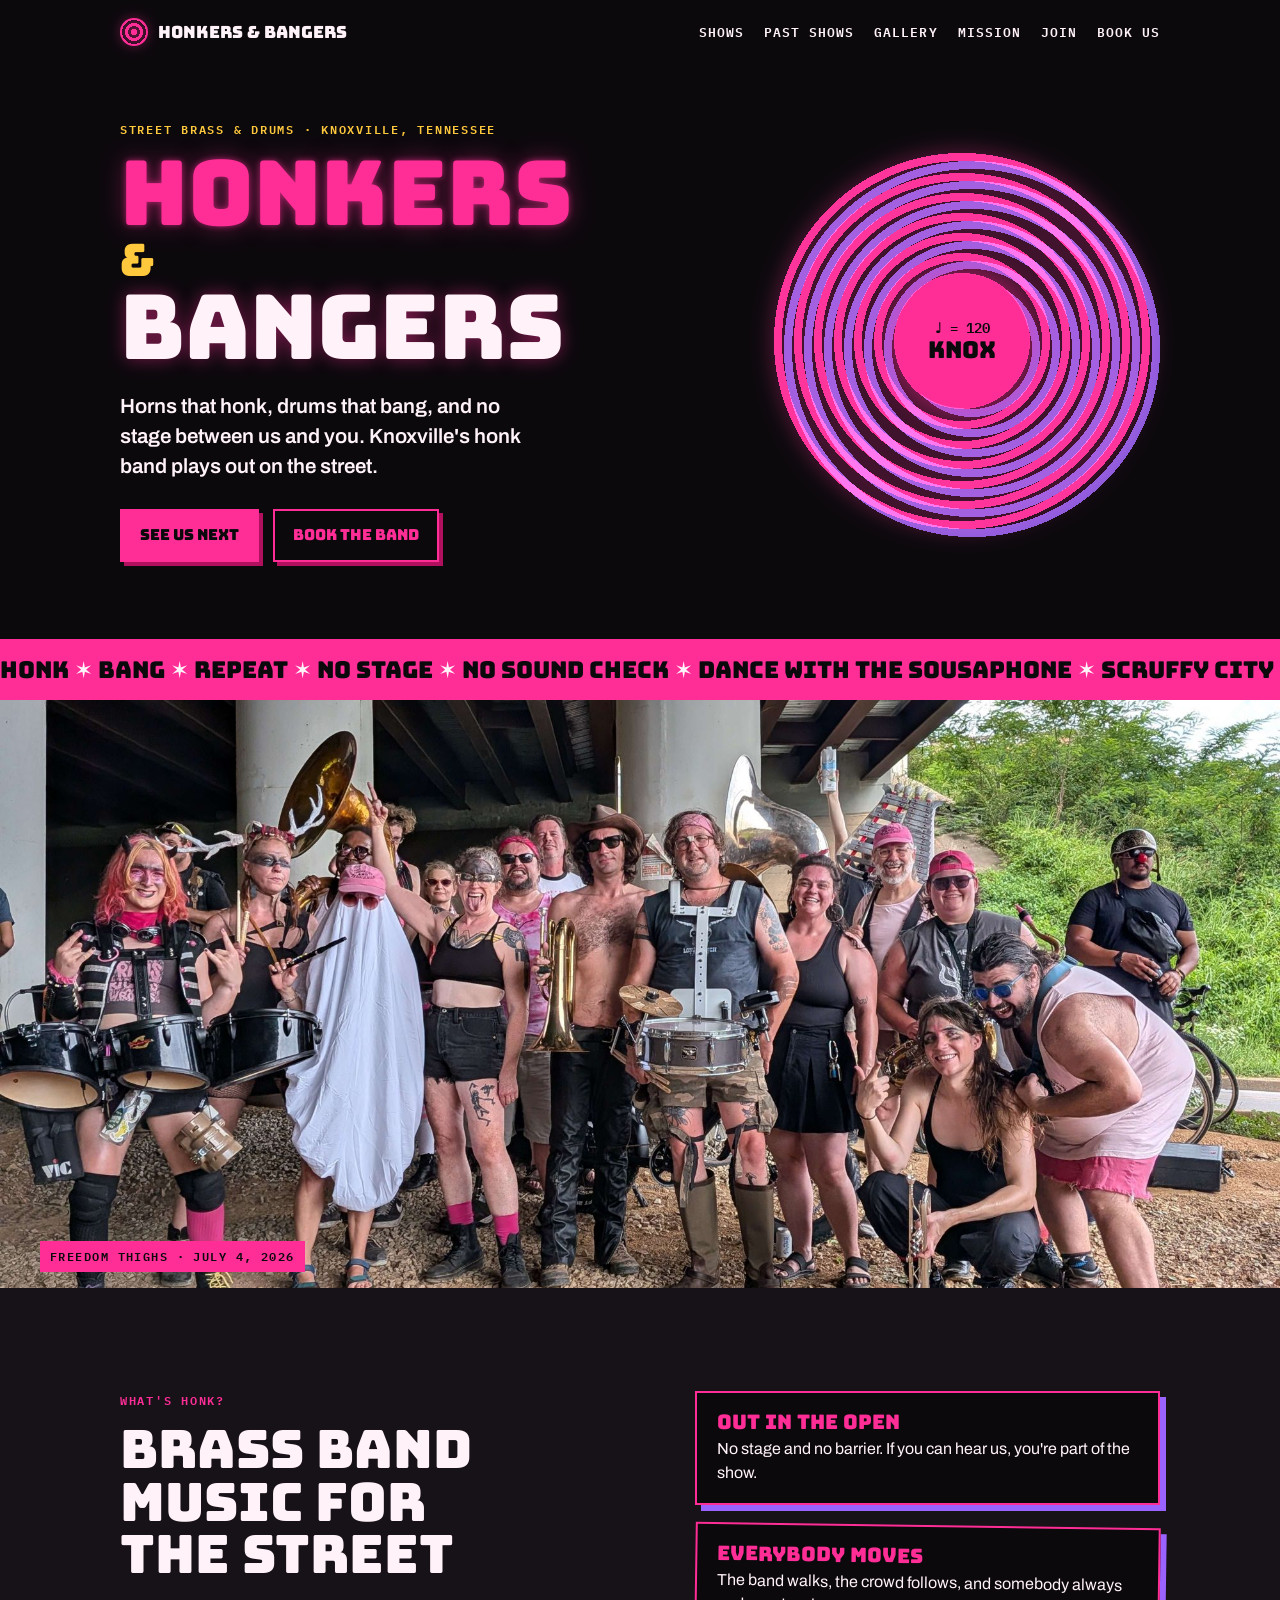
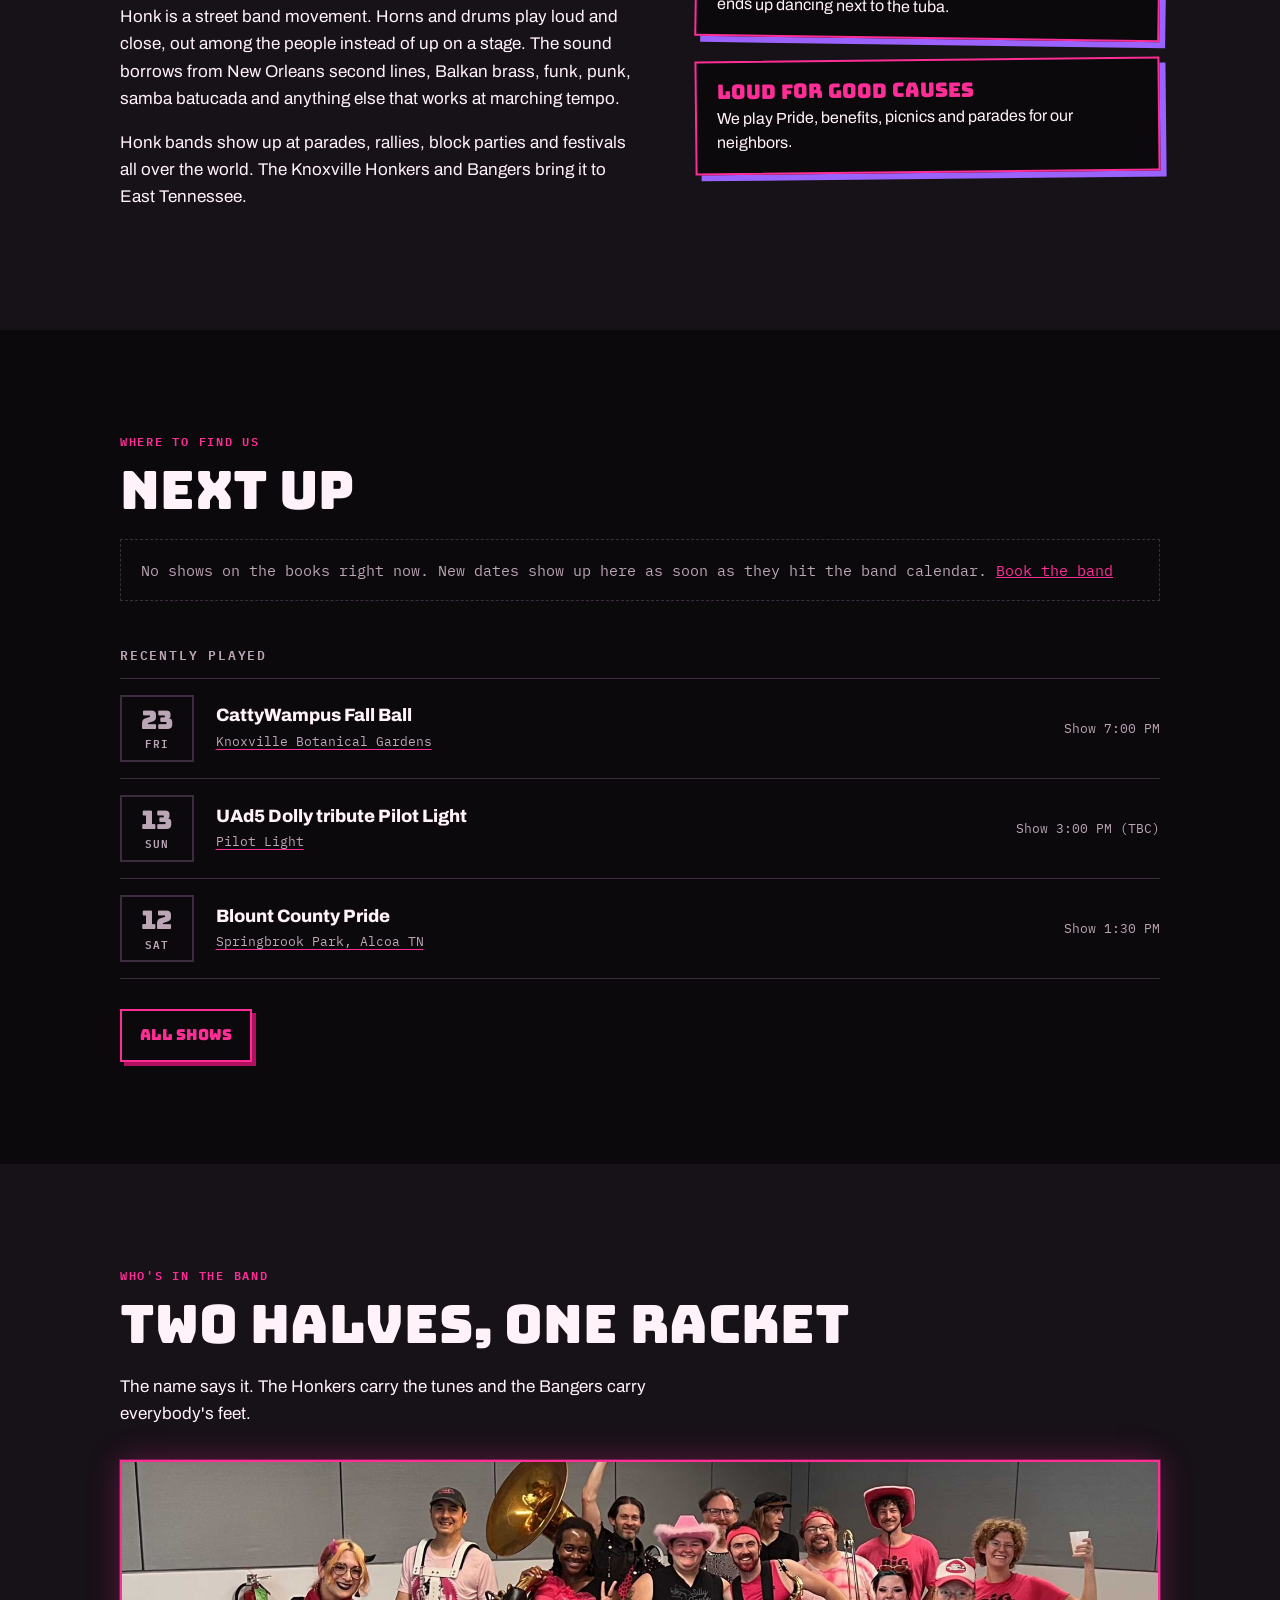
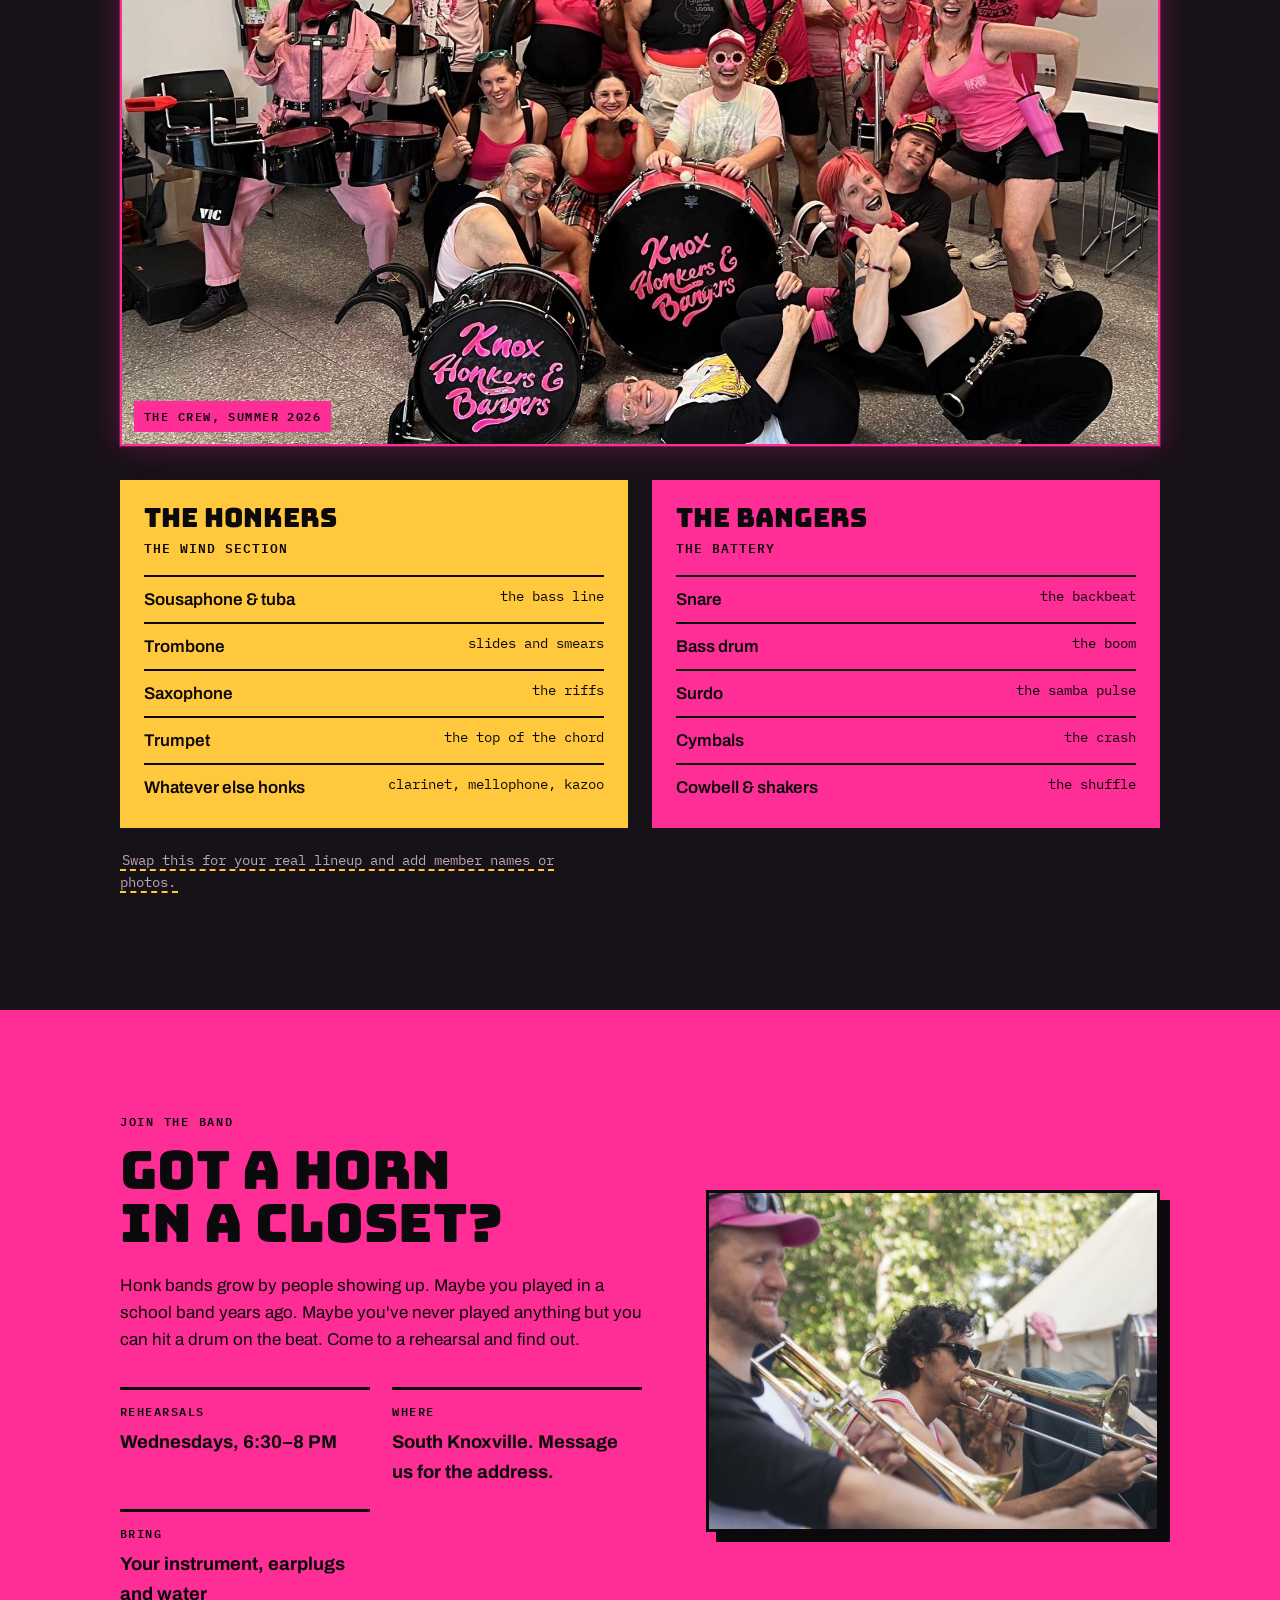
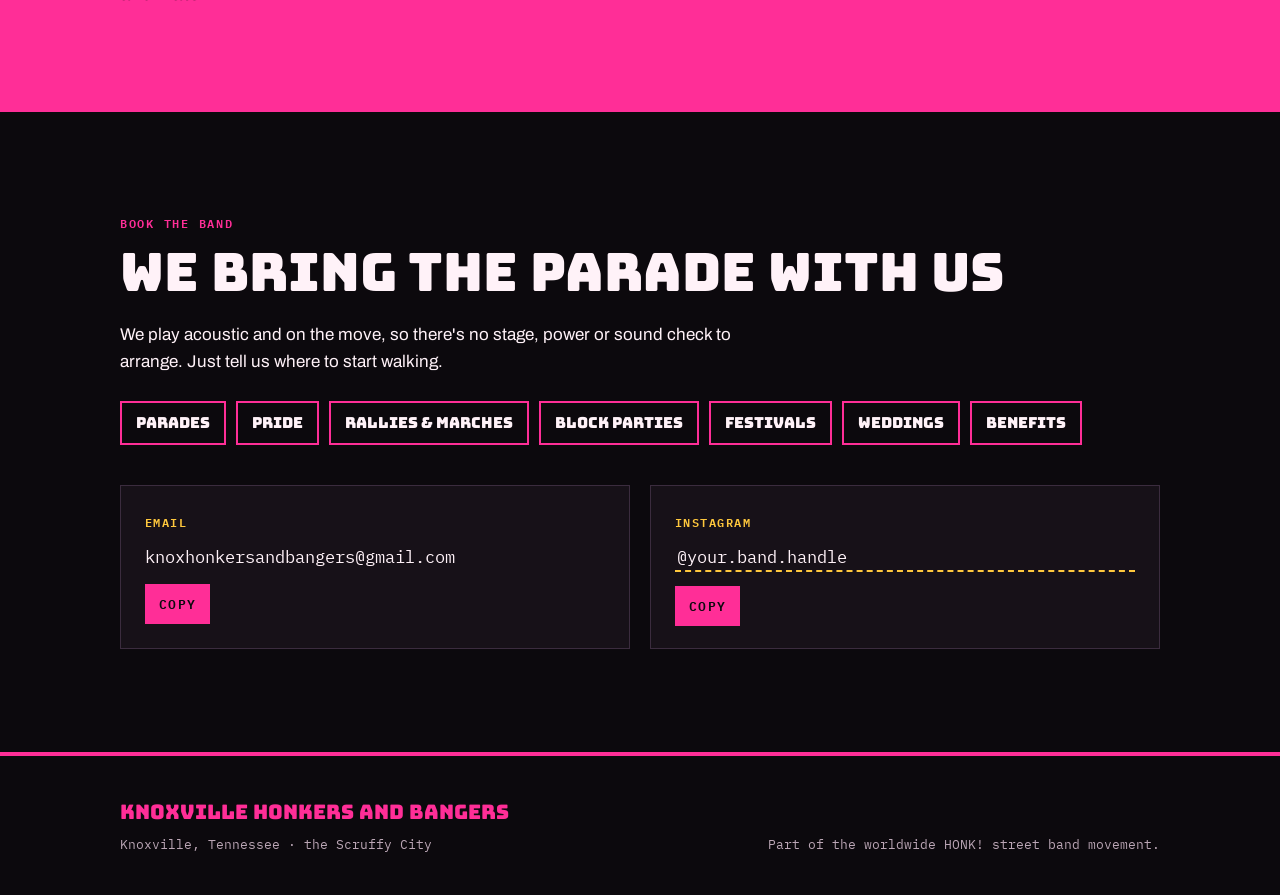
<file: index.html>
<!doctype html>
<html lang="en">
<head>
<meta charset="utf-8">
<meta name="viewport" content="width=device-width, initial-scale=1, viewport-fit=cover">
<title>Knoxville Honkers and Bangers</title>
<meta name="description" content="Knoxville's honk band: street brass and drums for parades, rallies, block parties and festivals.">
<link rel="preconnect" href="https://fonts.googleapis.com">
<link rel="preconnect" href="https://fonts.gstatic.com" crossorigin>
<link rel="stylesheet" href="https://fonts.googleapis.com/css2?family=Bungee&family=Archivo:wght@400;600;700;800&family=IBM+Plex+Mono:wght@400;600&display=swap">
<link rel="stylesheet" href="styles.css">
</head>
<body>

<header class="wrap top">
  <a class="mark" href="index.html"><span class="mark-dot" aria-hidden="true"></span>Honkers &amp; Bangers</a>
  <nav aria-label="Main">
    <ul>
      <li><a href="shows.html">Shows</a></li>
      <li><a href="past-shows.html">Past Shows</a></li>
      <li><a href="gallery.html">Gallery</a></li>
      <li><a href="mission.html">Mission</a></li>
      <li><a href="#join">Join</a></li>
      <li><a href="#book">Book Us</a></li>
    </ul>
  </nav>
</header>

<main id="top">
  <div class="wrap hero">
    <div>
      <p class="kicker">Street brass &amp; drums · Knoxville, Tennessee</p>
      <h1 aria-label="Knoxville Honkers and Bangers">
        <span class="h-honk">Honkers</span>
        <span class="h-amp">&amp;</span>
        <span class="h-bang">Bangers</span>
      </h1>
      <p class="lede">Horns that honk, drums that bang, and no stage between us and you. Knoxville's honk band plays out on the street.</p>
      <div class="ctas">
        <a class="btn primary" href="shows.html">See us next</a>
        <a class="btn" href="#book">Book the band</a>
      </div>
    </div>
    <div class="bell" aria-hidden="true">
      <div class="ring r-violet"></div>
      <div class="ring r-pink"></div>
      <div class="core"><small>♩ = 120</small><b>KNOX</b></div>
    </div>
  </div>

  <div class="ticker" aria-hidden="true">
    <div class="ticker-track">
      <span>Honk <i>✶</i> Bang <i>✶</i> Repeat <i>✶</i> No stage <i>✶</i> No sound check <i>✶</i> Dance with the sousaphone <i>✶</i> Scruffy City brass <i>✶</i></span>
      <span>Honk <i>✶</i> Bang <i>✶</i> Repeat <i>✶</i> No stage <i>✶</i> No sound check <i>✶</i> Dance with the sousaphone <i>✶</i> Scruffy City brass <i>✶</i></span>
    </div>
  </div>

  <figure class="photo-band rotator" data-interval="7000">
    <img src="images/freedom-thighs-2026.jpg" alt="The band in pink and costume with drums and horns, gathered under the interstate overpass" width="2000" height="1500">
    <figcaption>Freedom Thighs · July 4, 2026</figcaption>
  </figure>

  <section class="sec sec-surface" id="honk">
    <div class="wrap two">
      <div>
        <p class="eyebrow">What's honk?</p>
        <h2>Brass band music for the street</h2>
        <p>Honk is a street band movement. Horns and drums play loud and close, out among the people instead of up on a stage. The sound borrows from New Orleans second lines, Balkan brass, funk, punk, samba batucada and anything else that works at marching tempo.</p>
        <p>Honk bands show up at parades, rallies, block parties and festivals all over the world. The Knoxville Honkers and Bangers bring it to East Tennessee.</p>
      </div>
      <ul class="code" aria-label="The honk code">
        <li><strong>Out in the open</strong><span>No stage and no barrier. If you can hear us, you're part of the show.</span></li>
        <li><strong>Everybody moves</strong><span>The band walks, the crowd follows, and somebody always ends up dancing next to the tuba.</span></li>
        <li><strong>Loud for good causes</strong><span>We play Pride, benefits, picnics and parades for our neighbors.</span></li>
      </ul>
    </div>
  </section>

  <section class="sec" id="shows">
    <div class="wrap">
      <p class="eyebrow">Where to find us</p>
      <h2>Next up</h2>
      <div id="home-next"></div>
      <h3 class="sub">Recently played</h3>
      <ol class="gigs" id="home-recent"></ol>
      <div class="home-shows-foot"><a class="btn" href="shows.html">All shows</a></div>
    </div>
  </section>

  <section class="sec sec-surface" id="band">
    <div class="wrap">
      <p class="eyebrow">Who's in the band</p>
      <h2>Two halves, one racket</h2>
      <p>The name says it. The Honkers carry the tunes and the Bangers carry everybody's feet.</p>
      <figure class="feature-photo rotator" data-interval="9000">
        <img src="images/band-crew-2026.jpg" alt="The whole band posing in pink with horns raised and two bass drums painted with the Knox Honkers and Bangers logo" width="1800" height="1387" loading="lazy">
        <figcaption>The crew, summer 2026</figcaption>
      </figure>
      <div class="split">
        <article class="part">
          <h3>The Honkers</h3>
          <p class="role">The wind section</p>
          <ul class="inst">
            <li>Sousaphone &amp; tuba <span>the bass line</span></li>
            <li>Trombone <span>slides and smears</span></li>
            <li>Saxophone <span>the riffs</span></li>
            <li>Trumpet <span>the top of the chord</span></li>
            <li>Whatever else honks <span>clarinet, mellophone, kazoo</span></li>
          </ul>
        </article>
        <article class="part bang">
          <h3>The Bangers</h3>
          <p class="role">The battery</p>
          <ul class="inst">
            <li>Snare <span>the backbeat</span></li>
            <li>Bass drum <span>the boom</span></li>
            <li>Surdo <span>the samba pulse</span></li>
            <li>Cymbals <span>the crash</span></li>
            <li>Cowbell &amp; shakers <span>the shuffle</span></li>
          </ul>
        </article>
      </div>
      <p class="aside"><span class="fill">Swap this for your real lineup and add member names or photos.</span></p>
    </div>
  </section>

  <section class="sec sec-pink" id="join">
    <div class="wrap join-grid">
      <div>
        <p class="eyebrow">Join the band</p>
        <h2>Got a horn in a closet?</h2>
        <p>Honk bands grow by people showing up. Maybe you played in a school band years ago. Maybe you've never played anything but you can hit a drum on the beat. Come to a rehearsal and find out.</p>
        <dl class="facts">
          <div><dt>Rehearsals</dt><dd>Wednesdays, 6:30–8 PM</dd></div>
          <div><dt>Where</dt><dd>South Knoxville. Message us for the address.</dd></div>
          <div><dt>Bring</dt><dd>Your instrument, earplugs and water</dd></div>
        </dl>
      </div>
      <figure class="join-photo rotator" data-interval="10000">
        <img src="images/camp-trombones.jpg" alt="Two trombone players grinning mid-song outdoors" width="1600" height="1067" loading="lazy">
      </figure>
    </div>
  </section>

  <section class="sec" id="book">
    <div class="wrap">
      <p class="eyebrow">Book the band</p>
      <h2>We bring the parade with us</h2>
      <p>We play acoustic and on the move, so there's no stage, power or sound check to arrange. Just tell us where to start walking.</p>
      <ul class="events" aria-label="Events we play">
        <li>Parades</li>
        <li>Pride</li>
        <li>Rallies &amp; marches</li>
        <li>Block parties</li>
        <li>Festivals</li>
        <li>Weddings</li>
        <li>Benefits</li>
      </ul>
      <div class="contact">
        <div class="box">
          <span class="label">Email</span>
          <span class="addr" id="email">knoxhonkersandbangers@gmail.com</span>
          <button class="copy" type="button" data-copy="email">Copy</button>
        </div>
        <div class="box">
          <span class="label">Instagram</span>
          <span class="addr fill" id="insta">@your.band.handle</span>
          <button class="copy" type="button" data-copy="insta">Copy</button>
        </div>
      </div>
    </div>
  </section>
</main>

<footer>
  <div class="wrap foot">
    <div>
      <b>Knoxville Honkers and Bangers</b>
      <p>Knoxville, Tennessee · the Scruffy City</p>
    </div>
    <p>Part of the worldwide HONK! street band movement.</p>
  </div>
</footer>

<script>
document.querySelectorAll('[data-copy]').forEach(function (btn) {
  btn.addEventListener('click', function () {
    var el = document.getElementById(btn.dataset.copy);
    var text = el.textContent.trim();
    var done = function () { btn.textContent = 'Copied'; setTimeout(function () { btn.textContent = 'Copy'; }, 1600); };
    var fallback = function () {
      var r = document.createRange(); r.selectNodeContents(el);
      var s = window.getSelection(); s.removeAllRanges(); s.addRange(r);
      btn.textContent = 'Selected. Press Ctrl+C';
    };
    if (navigator.clipboard && navigator.clipboard.writeText) navigator.clipboard.writeText(text).then(done, fallback);
    else fallback();
  });
});
</script>
<script src="site-config.js"></script>
<script src="photos.js"></script>
<script src="shows-snapshot.js"></script>
<script src="calendar.js"></script>
</body>
</html>
</file>
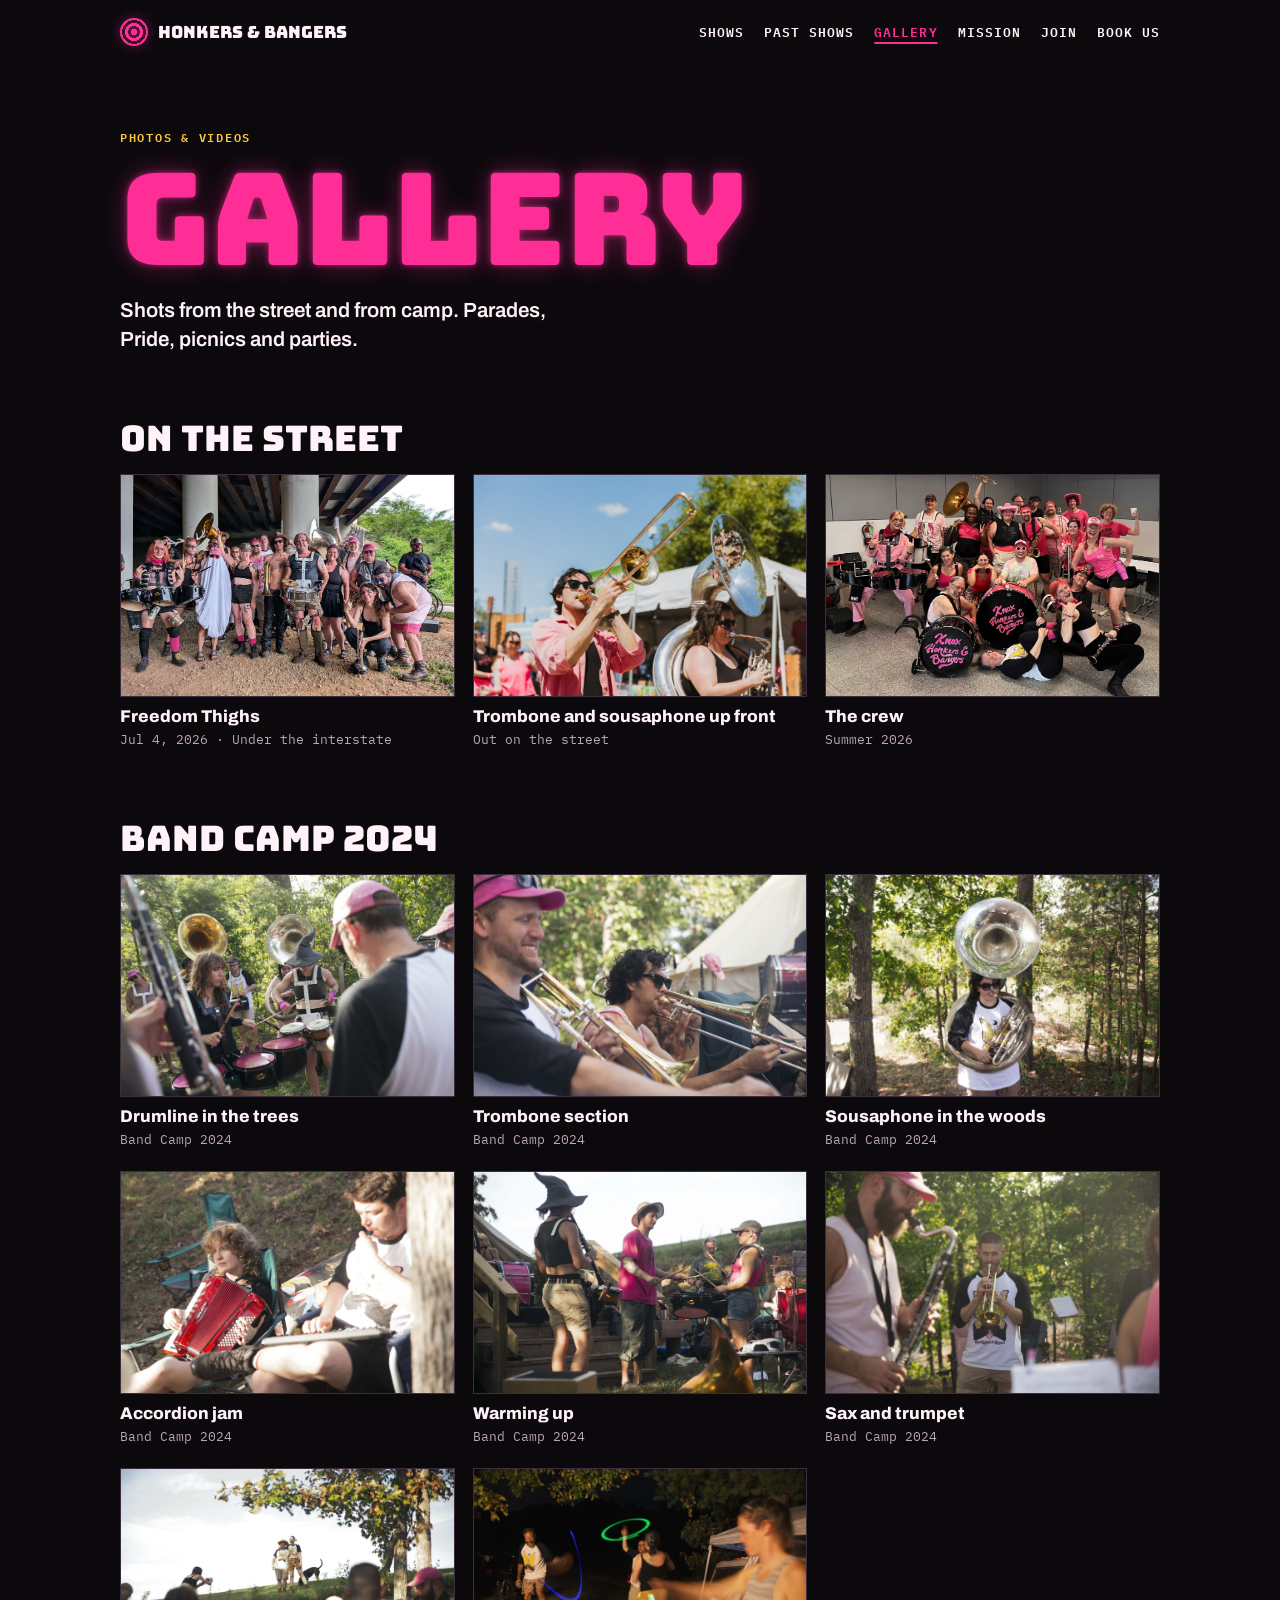
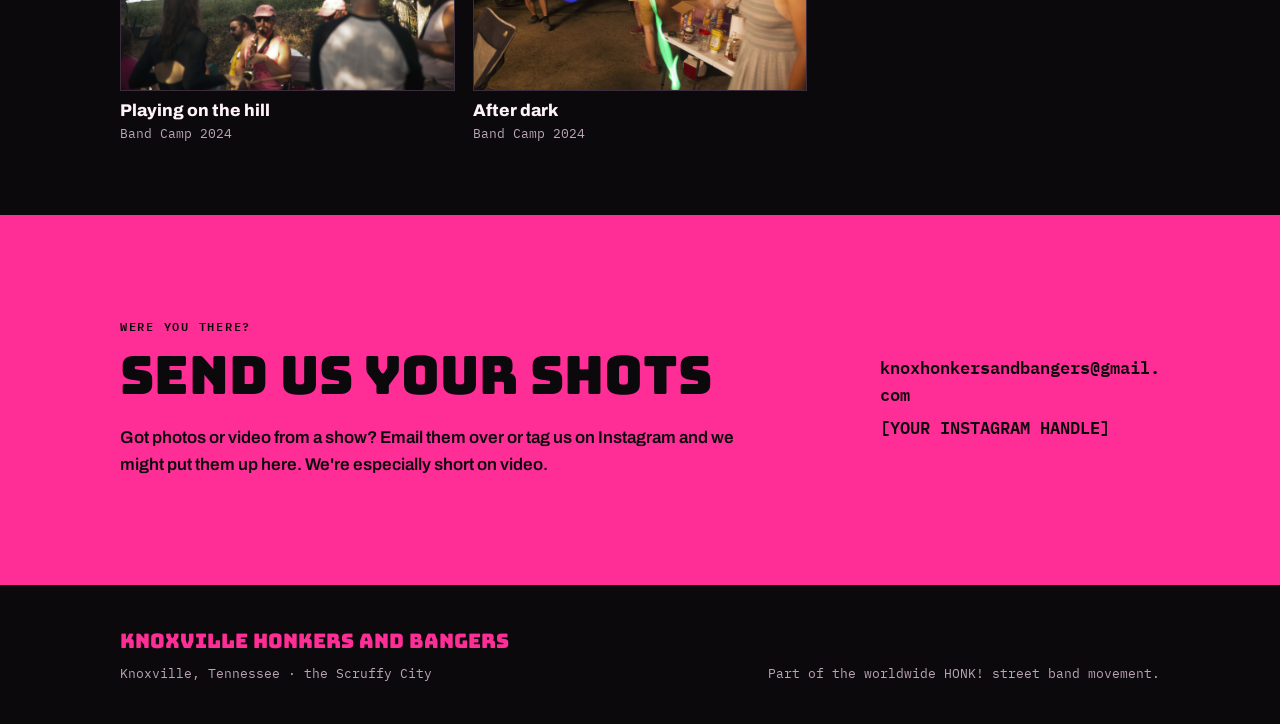
<file: gallery.html>
<!doctype html>
<html lang="en">
<head>
<meta charset="utf-8">
<meta name="viewport" content="width=device-width, initial-scale=1, viewport-fit=cover">
<title>Gallery · Knoxville Honkers and Bangers</title>
<meta name="description" content="Photos and videos of the Knoxville Honkers and Bangers out on the street.">
<link rel="preconnect" href="https://fonts.googleapis.com">
<link rel="preconnect" href="https://fonts.gstatic.com" crossorigin>
<link rel="stylesheet" href="https://fonts.googleapis.com/css2?family=Bungee&family=Archivo:wght@400;600;700;800&family=IBM+Plex+Mono:wght@400;600&display=swap">
<link rel="stylesheet" href="styles.css">
</head>
<body>

<header class="wrap top">
  <a class="mark" href="index.html"><span class="mark-dot" aria-hidden="true"></span>Honkers &amp; Bangers</a>
  <nav aria-label="Main">
    <ul>
      <li><a href="shows.html">Shows</a></li>
      <li><a href="past-shows.html">Past Shows</a></li>
      <li><a href="gallery.html" aria-current="page">Gallery</a></li>
      <li><a href="mission.html">Mission</a></li>
      <li><a href="index.html#join">Join</a></li>
      <li><a href="index.html#book">Book Us</a></li>
    </ul>
  </nav>
</header>

<main>
  <section class="wrap page-head">
    <p class="kicker">Photos &amp; videos</p>
    <h1>Gallery</h1>
    <p class="lede">Shots from the street and from camp. Parades, Pride, picnics and parties.</p>
  </section>

  <!--
    HOW TO ADD A PHOTO
      1. Upload the picture into the images/ folder (shrink it under about 1 MB first).
      2. Copy one of the <figure class="tile"> blocks below and change the src, alt, title and date.
    HOW TO ADD A VIDEO
      Upload a short MP4 to images/ and use <video src="images/clip.mp4" controls playsinline preload="metadata"></video>
      in place of the <img>, or link out to Instagram/YouTube.
  -->
  <section class="wrap gal-section" id="drive-gallery-section" hidden>
    <h2 class="gal-head">From the band's photo folder</h2>
    <div class="masonry" id="drive-gallery"></div>
  </section>

  <section class="wrap gal-section">
    <h2 class="gal-head">On the street</h2>
    <div class="masonry">
      <figure class="tile">
        <img src="images/freedom-thighs-2026.jpg" alt="The band in pink and costume gathered under the interstate overpass with drums and horns" width="2000" height="1500" loading="lazy">
        <figcaption><b>Freedom Thighs</b><span>Jul 4, 2026 · Under the interstate</span></figcaption>
      </figure>
      <figure class="tile">
        <img src="images/trombone-sousaphone.jpg" alt="A trombone player in sunglasses and a sousaphone player performing outdoors" width="1600" height="1066" loading="lazy">
        <figcaption><b>Trombone and sousaphone up front</b><span>Out on the street</span></figcaption>
      </figure>
      <figure class="tile">
        <img src="images/band-crew-2026.jpg" alt="The whole band posing in pink with two logo bass drums" width="1800" height="1387" loading="lazy">
        <figcaption><b>The crew</b><span>Summer 2026</span></figcaption>
      </figure>
    </div>
  </section>

  <section class="wrap gal-section">
    <h2 class="gal-head">Band Camp 2024</h2>
    <div class="masonry">
      <figure class="tile">
        <img src="images/camp-drumline.jpg" alt="Drummers and sousaphone players playing under the trees" width="1600" height="1067" loading="lazy">
        <figcaption><b>Drumline in the trees</b><span>Band Camp 2024</span></figcaption>
      </figure>
      <figure class="tile">
        <img src="images/camp-trombones.jpg" alt="Two trombone players grinning mid-song" width="1600" height="1067" loading="lazy">
        <figcaption><b>Trombone section</b><span>Band Camp 2024</span></figcaption>
      </figure>
      <figure class="tile">
        <img src="images/camp-sousaphone-woods.jpg" alt="A sousaphone player standing in the woods" width="1400" height="933" loading="lazy">
        <figcaption><b>Sousaphone in the woods</b><span>Band Camp 2024</span></figcaption>
      </figure>
      <figure class="tile">
        <img src="images/camp-accordion.jpg" alt="An accordion player and a keyboard player jamming in camp chairs" width="1600" height="1067" loading="lazy">
        <figcaption><b>Accordion jam</b><span>Band Camp 2024</span></figcaption>
      </figure>
      <figure class="tile">
        <img src="images/camp-warming-up.jpg" alt="Band members tuning up and drumming outdoors, one in a witch hat" width="1600" height="1067" loading="lazy">
        <figcaption><b>Warming up</b><span>Band Camp 2024</span></figcaption>
      </figure>
      <figure class="tile">
        <img src="images/camp-sax-trumpet.jpg" alt="A saxophone and trumpet player rehearsing in the woods" width="1600" height="1067" loading="lazy">
        <figcaption><b>Sax and trumpet</b><span>Band Camp 2024</span></figcaption>
      </figure>
      <figure class="tile">
        <img src="images/camp-on-the-hill.jpg" alt="Band members playing on a grassy hill at sunset" width="1600" height="1067" loading="lazy">
        <figcaption><b>Playing on the hill</b><span>Band Camp 2024</span></figcaption>
      </figure>
      <figure class="tile">
        <img src="images/camp-after-dark.jpg" alt="Glowing hula hoops spinning at night" width="1600" height="1067" loading="lazy">
        <figcaption><b>After dark</b><span>Band Camp 2024</span></figcaption>
      </figure>
    </div>
  </section>

  <section class="sec sec-pink">
    <div class="wrap send">
      <div>
        <p class="eyebrow">Were you there?</p>
        <h2>Send us your shots</h2>
        <p style="margin:0;font-weight:600">Got photos or video from a show? Email them over or tag us on Instagram and we might put them up here. We're especially short on video.</p>
      </div>
      <div class="send-contacts">
        <span>knoxhonkersandbangers@gmail.com</span>
        <span>[YOUR INSTAGRAM HANDLE]</span>
      </div>
    </div>
  </section>
</main>

<footer>
  <div class="wrap foot">
    <div>
      <b>Knoxville Honkers and Bangers</b>
      <p>Knoxville, Tennessee · the Scruffy City</p>
    </div>
    <p>Part of the worldwide HONK! street band movement.</p>
  </div>
</footer>

<script src="site-config.js"></script>
<script src="photos.js"></script>
</body>
</html>
</file>
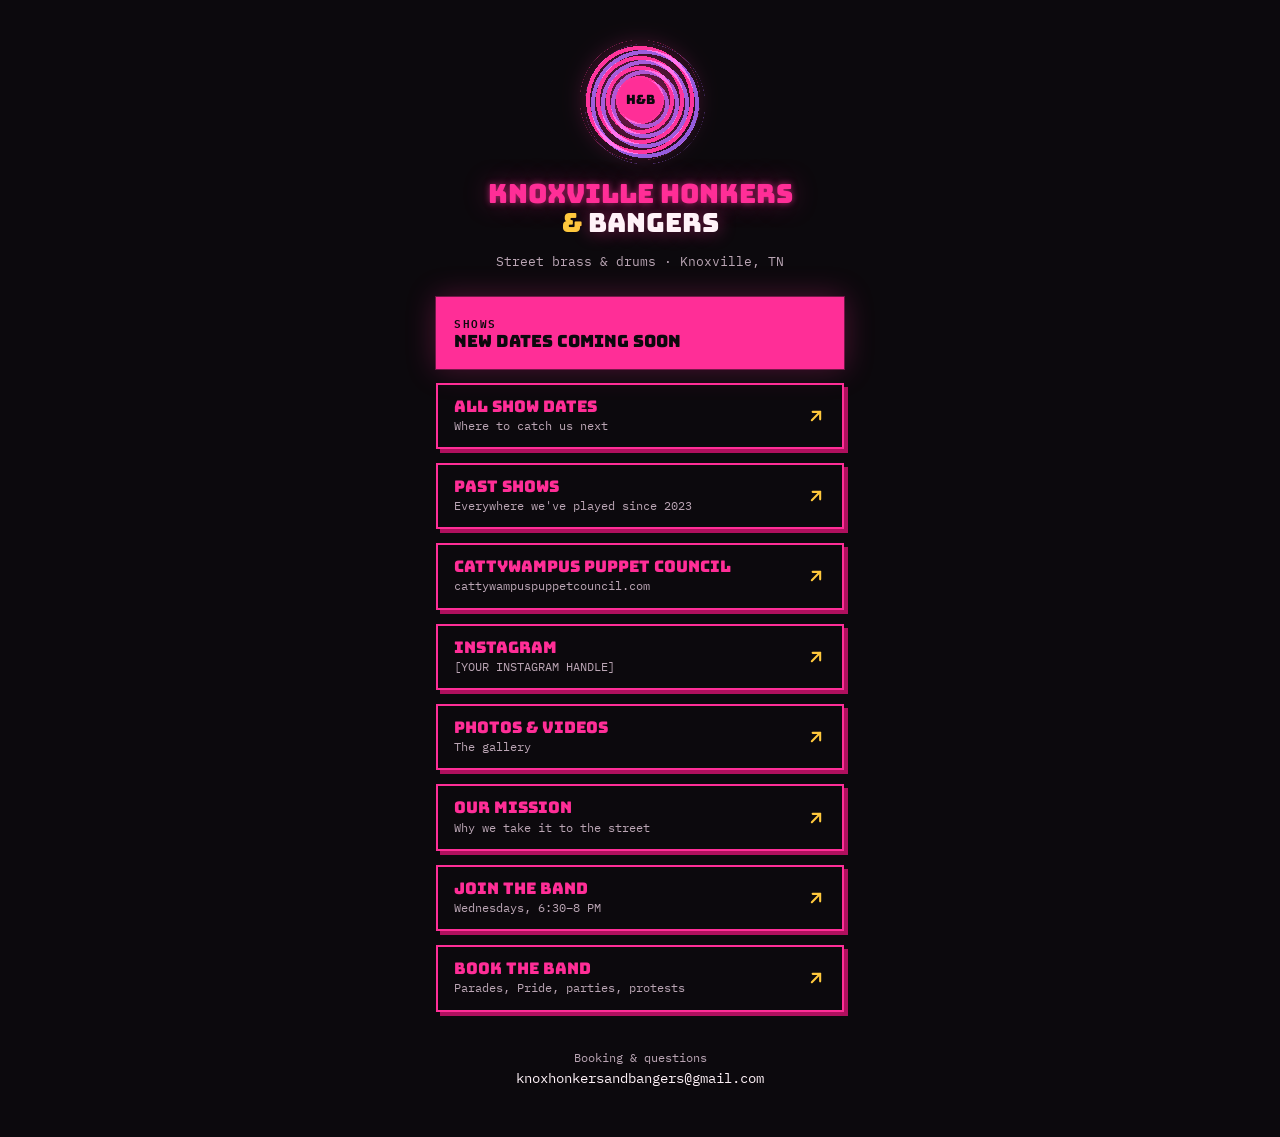
<file: links.html>
<!doctype html>
<html lang="en">
<head>
<meta charset="utf-8">
<meta name="viewport" content="width=device-width, initial-scale=1, viewport-fit=cover">
<title>Links · Knoxville Honkers and Bangers</title>
<meta name="description" content="Shows, photos, friends and contact links for the Knoxville Honkers and Bangers.">
<link rel="preconnect" href="https://fonts.googleapis.com">
<link rel="preconnect" href="https://fonts.gstatic.com" crossorigin>
<link rel="stylesheet" href="https://fonts.googleapis.com/css2?family=Bungee&family=Archivo:wght@400;600;700;800&family=IBM+Plex+Mono:wght@400;600&display=swap">
<link rel="stylesheet" href="styles.css">
</head>
<body>
<!-- This is the link-in-bio page. Put its address (yoursite/links.html) in the band's Instagram bio. -->
<main class="lt">
  <div class="lt-badge" aria-hidden="true">
    <div class="ring r-violet"></div>
    <div class="ring r-pink"></div>
    <div class="core">H&amp;B</div>
  </div>
  <h1><span class="h-honk">Knoxville Honkers</span><br><span class="h-amp">&amp;</span> <span class="h-bang">Bangers</span></h1>
  <p class="lt-tag">Street brass &amp; drums · Knoxville, TN</p>

  <!-- Filled in automatically with the next show from the band calendar -->
  <div id="links-next"></div>

  <ul class="lt-list">
    <li><a class="lt-link" href="shows.html"><span><b>All show dates</b><small>Where to catch us next</small></span><svg width="20" height="20" viewBox="0 0 24 24" fill="none" stroke="#FFC83D" stroke-width="2.5" stroke-linecap="round" stroke-linejoin="round" aria-hidden="true"><path d="M7 17L17 7"/><path d="M8 7h9v9"/></svg></a></li>
    <li><a class="lt-link" href="past-shows.html"><span><b>Past shows</b><small>Everywhere we've played since 2023</small></span><svg width="20" height="20" viewBox="0 0 24 24" fill="none" stroke="#FFC83D" stroke-width="2.5" stroke-linecap="round" stroke-linejoin="round" aria-hidden="true"><path d="M7 17L17 7"/><path d="M8 7h9v9"/></svg></a></li>
    <li><a class="lt-link" href="https://cattywampuspuppetcouncil.com/"><span><b>Cattywampus Puppet Council</b><small>cattywampuspuppetcouncil.com</small></span><svg width="20" height="20" viewBox="0 0 24 24" fill="none" stroke="#FFC83D" stroke-width="2.5" stroke-linecap="round" stroke-linejoin="round" aria-hidden="true"><path d="M7 17L17 7"/><path d="M8 7h9v9"/></svg></a></li>
    <!-- TODO: put the band's real Instagram address in href and the handle in <small> -->
    <li><a class="lt-link" href="https://www.instagram.com/"><span><b>Instagram</b><small>[YOUR INSTAGRAM HANDLE]</small></span><svg width="20" height="20" viewBox="0 0 24 24" fill="none" stroke="#FFC83D" stroke-width="2.5" stroke-linecap="round" stroke-linejoin="round" aria-hidden="true"><path d="M7 17L17 7"/><path d="M8 7h9v9"/></svg></a></li>
    <li><a class="lt-link" href="gallery.html"><span><b>Photos &amp; videos</b><small>The gallery</small></span><svg width="20" height="20" viewBox="0 0 24 24" fill="none" stroke="#FFC83D" stroke-width="2.5" stroke-linecap="round" stroke-linejoin="round" aria-hidden="true"><path d="M7 17L17 7"/><path d="M8 7h9v9"/></svg></a></li>
    <li><a class="lt-link" href="mission.html"><span><b>Our mission</b><small>Why we take it to the street</small></span><svg width="20" height="20" viewBox="0 0 24 24" fill="none" stroke="#FFC83D" stroke-width="2.5" stroke-linecap="round" stroke-linejoin="round" aria-hidden="true"><path d="M7 17L17 7"/><path d="M8 7h9v9"/></svg></a></li>
    <li><a class="lt-link" href="index.html#join"><span><b>Join the band</b><small>Wednesdays, 6:30–8 PM</small></span><svg width="20" height="20" viewBox="0 0 24 24" fill="none" stroke="#FFC83D" stroke-width="2.5" stroke-linecap="round" stroke-linejoin="round" aria-hidden="true"><path d="M7 17L17 7"/><path d="M8 7h9v9"/></svg></a></li>
    <li><a class="lt-link" href="index.html#book"><span><b>Book the band</b><small>Parades, Pride, parties, protests</small></span><svg width="20" height="20" viewBox="0 0 24 24" fill="none" stroke="#FFC83D" stroke-width="2.5" stroke-linecap="round" stroke-linejoin="round" aria-hidden="true"><path d="M7 17L17 7"/><path d="M8 7h9v9"/></svg></a></li>
  </ul>

  <p class="lt-foot">Booking &amp; questions<span>knoxhonkersandbangers@gmail.com</span></p>
</main>
<script src="site-config.js"></script>
<script src="shows-snapshot.js"></script>
<script src="calendar.js"></script>
</body>
</html>
</file>
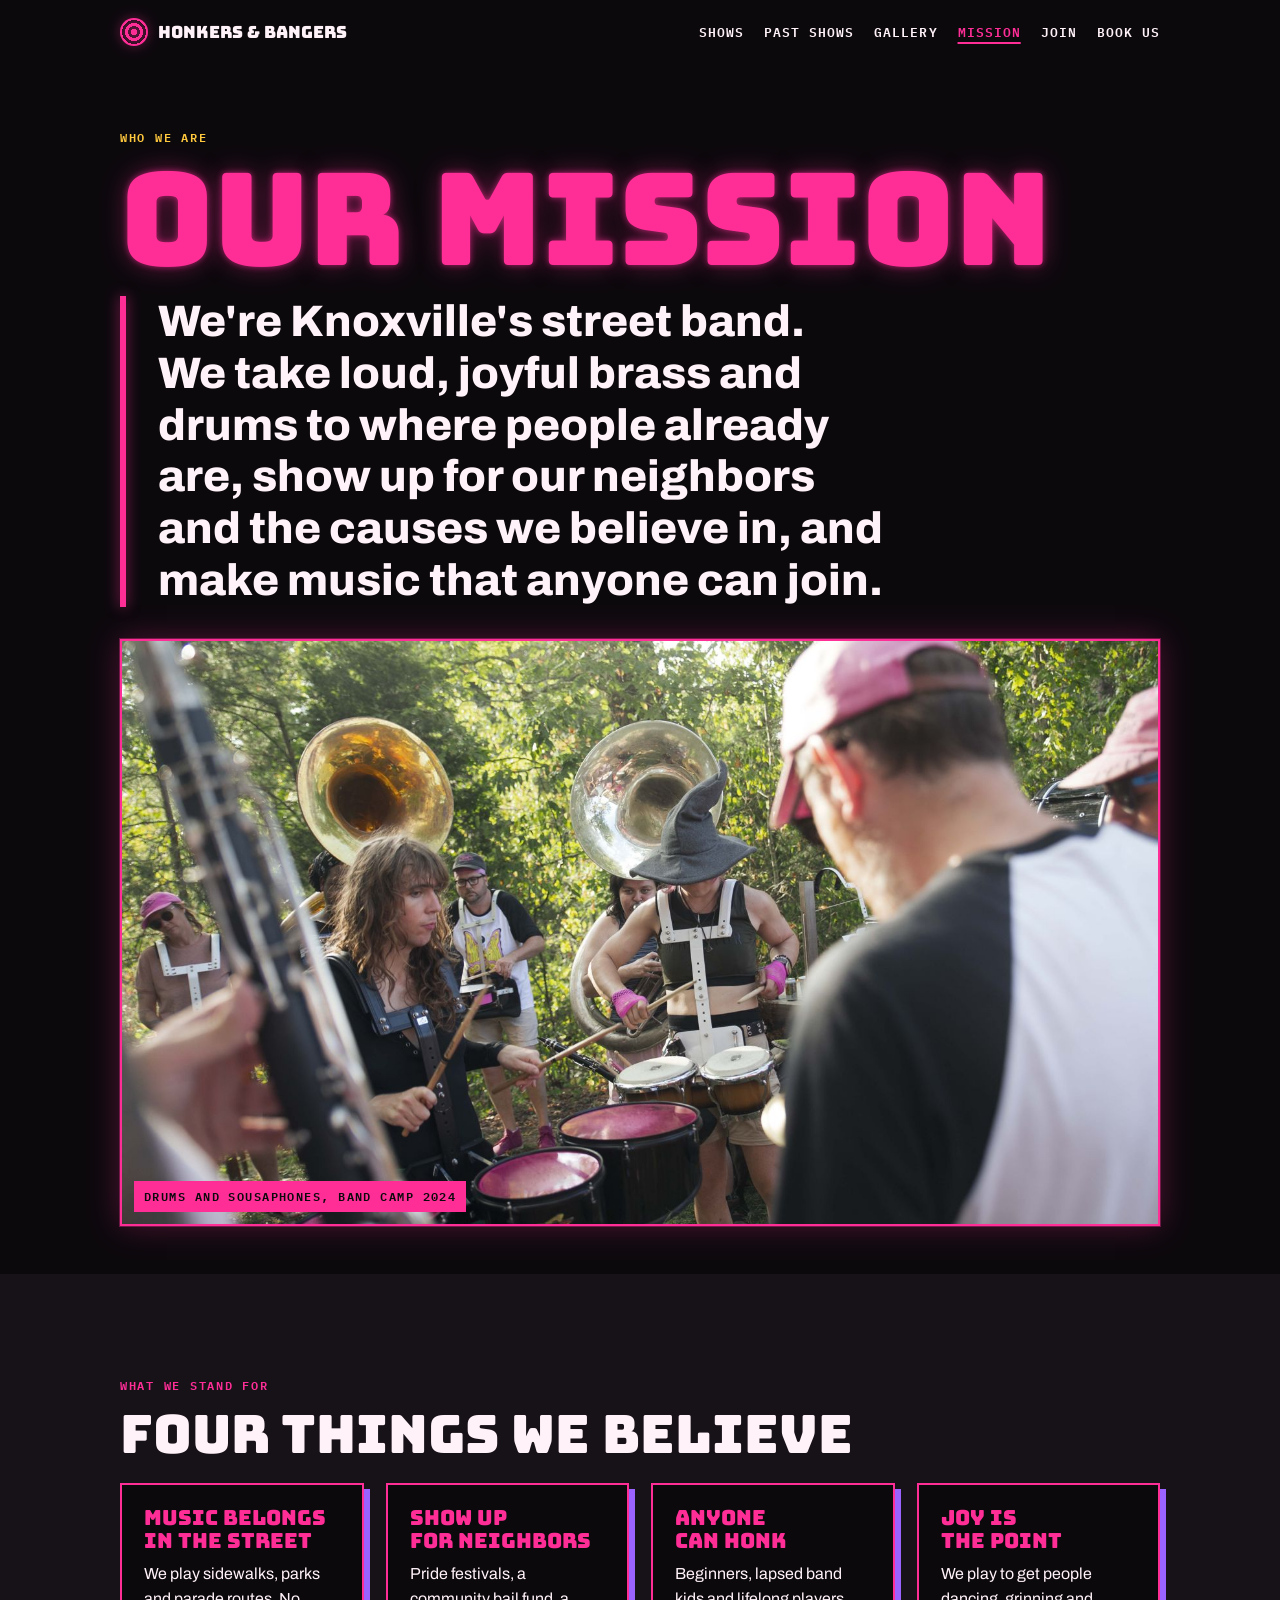
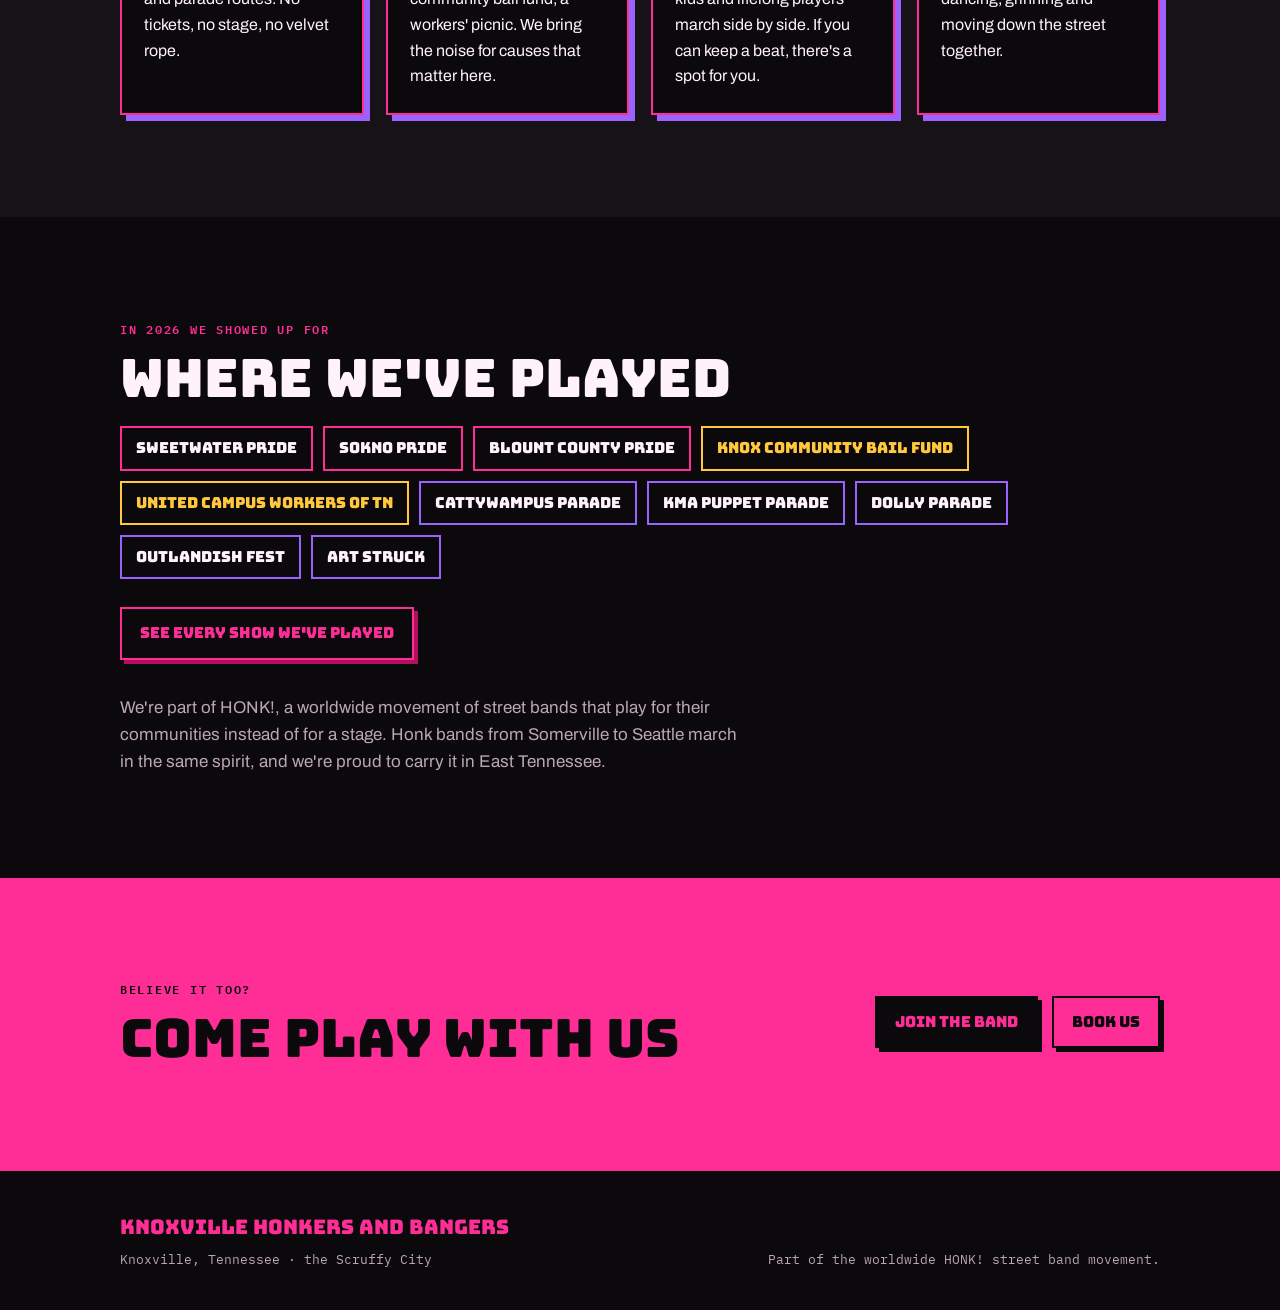
<file: mission.html>
<!doctype html>
<html lang="en">
<head>
<meta charset="utf-8">
<meta name="viewport" content="width=device-width, initial-scale=1, viewport-fit=cover">
<title>Mission · Knoxville Honkers and Bangers</title>
<meta name="description" content="Why the Knoxville Honkers and Bangers take brass and drums to the street.">
<link rel="preconnect" href="https://fonts.googleapis.com">
<link rel="preconnect" href="https://fonts.gstatic.com" crossorigin>
<link rel="stylesheet" href="https://fonts.googleapis.com/css2?family=Bungee&family=Archivo:wght@400;600;700;800&family=IBM+Plex+Mono:wght@400;600&display=swap">
<link rel="stylesheet" href="styles.css">
</head>
<body>

<header class="wrap top">
  <a class="mark" href="index.html"><span class="mark-dot" aria-hidden="true"></span>Honkers &amp; Bangers</a>
  <nav aria-label="Main">
    <ul>
      <li><a href="shows.html">Shows</a></li>
      <li><a href="past-shows.html">Past Shows</a></li>
      <li><a href="gallery.html">Gallery</a></li>
      <li><a href="mission.html" aria-current="page">Mission</a></li>
      <li><a href="index.html#join">Join</a></li>
      <li><a href="index.html#book">Book Us</a></li>
    </ul>
  </nav>
</header>

<main>
  <!-- DRAFT: this mission text is a first draft. Rewrite it in the band's own words. -->
  <section class="wrap page-head">
    <p class="kicker">Who we are</p>
    <h1>Our mission</h1>
    <div class="statement">
      <p>We're Knoxville's street band. We take loud, joyful brass and drums to where people already are, show up for our neighbors and the causes we believe in, and make music that anyone can join.</p>
    </div>
    <figure class="feature-photo rotator" data-interval="9000">
      <img src="images/camp-drumline.jpg" alt="Drummers and sousaphone players playing together under the trees" width="1600" height="1067" loading="lazy">
      <figcaption>Drums and sousaphones, Band Camp 2024</figcaption>
    </figure>
  </section>

  <section class="sec sec-surface">
    <div class="wrap">
      <p class="eyebrow">What we stand for</p>
      <h2>Four things we believe</h2>
      <div class="values">
        <article><h3>Music belongs in the street</h3><p>We play sidewalks, parks and parade routes. No tickets, no stage, no velvet rope.</p></article>
        <article><h3>Show up for neighbors</h3><p>Pride festivals, a community bail fund, a workers' picnic. We bring the noise for causes that matter here.</p></article>
        <article><h3>Anyone can honk</h3><p>Beginners, lapsed band kids and lifelong players march side by side. If you can keep a beat, there's a spot for you.</p></article>
        <article><h3>Joy is the point</h3><p>We play to get people dancing, grinning and moving down the street together.</p></article>
      </div>
    </div>
  </section>

  <section class="sec">
    <div class="wrap">
      <p class="eyebrow">In 2026 we showed up for</p>
      <h2>Where we've played</h2>
      <ul class="chips">
        <li>Sweetwater Pride</li>
        <li>SoKno Pride</li>
        <li>Blount County Pride</li>
        <li class="cause">Knox Community Bail Fund</li>
        <li class="cause">United Campus Workers of TN</li>
        <li class="parade">Cattywampus Parade</li>
        <li class="parade">KMA Puppet Parade</li>
        <li class="parade">Dolly Parade</li>
        <li class="parade">Outlandish Fest</li>
        <li class="parade">Art Struck</li>
      </ul>
      <a class="btn archive-link" href="past-shows.html">See every show we've played</a>
      <p class="honk-note">We're part of HONK!, a worldwide movement of street bands that play for their communities instead of for a stage. Honk bands from Somerville to Seattle march in the same spirit, and we're proud to carry it in East Tennessee.</p>
    </div>
  </section>

  <section class="sec sec-pink">
    <div class="wrap cta-band">
      <div>
        <p class="eyebrow">Believe it too?</p>
        <h2>Come play with us</h2>
      </div>
      <div class="ctas">
        <a class="btn primary" href="index.html#join">Join the band</a>
        <a class="btn" href="index.html#book">Book us</a>
      </div>
    </div>
  </section>
</main>

<footer>
  <div class="wrap foot">
    <div>
      <b>Knoxville Honkers and Bangers</b>
      <p>Knoxville, Tennessee · the Scruffy City</p>
    </div>
    <p>Part of the worldwide HONK! street band movement.</p>
  </div>
</footer>

<script src="site-config.js"></script>
<script src="photos.js"></script>
</body>
</html>
</file>
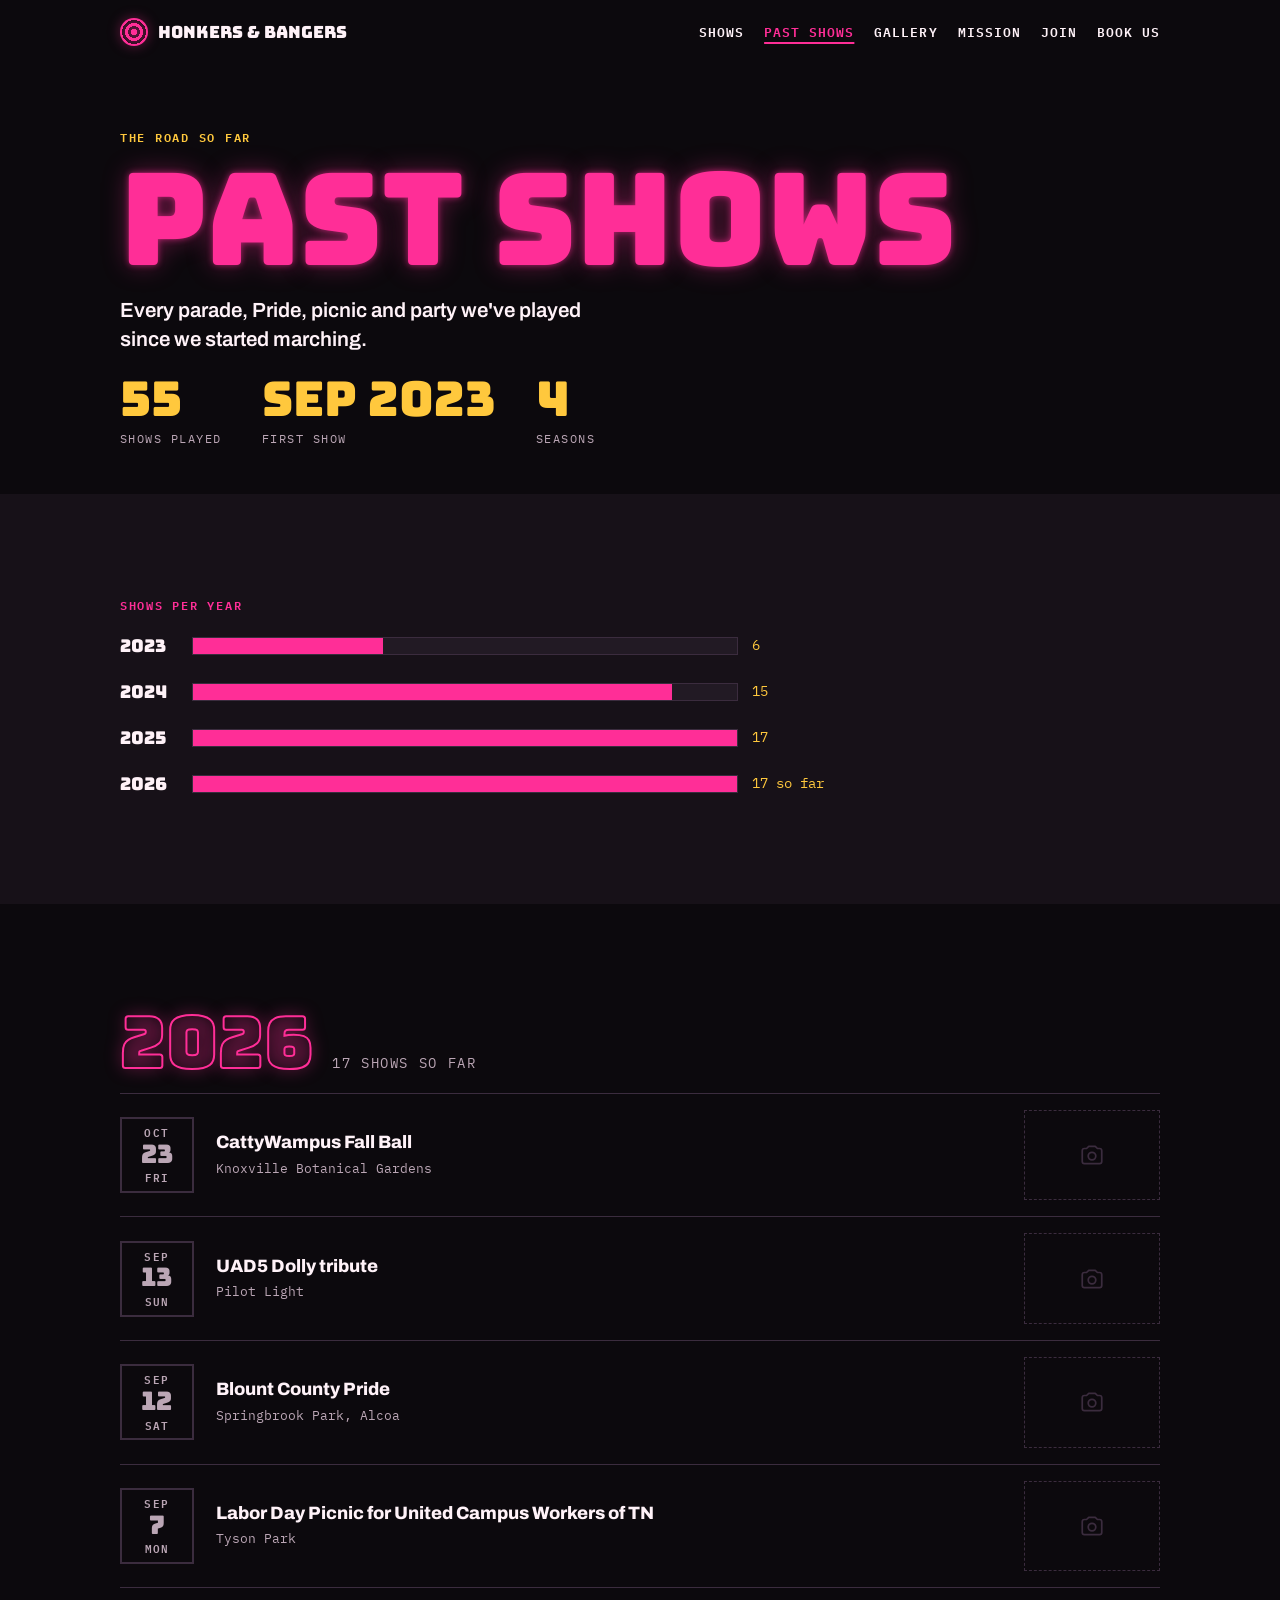
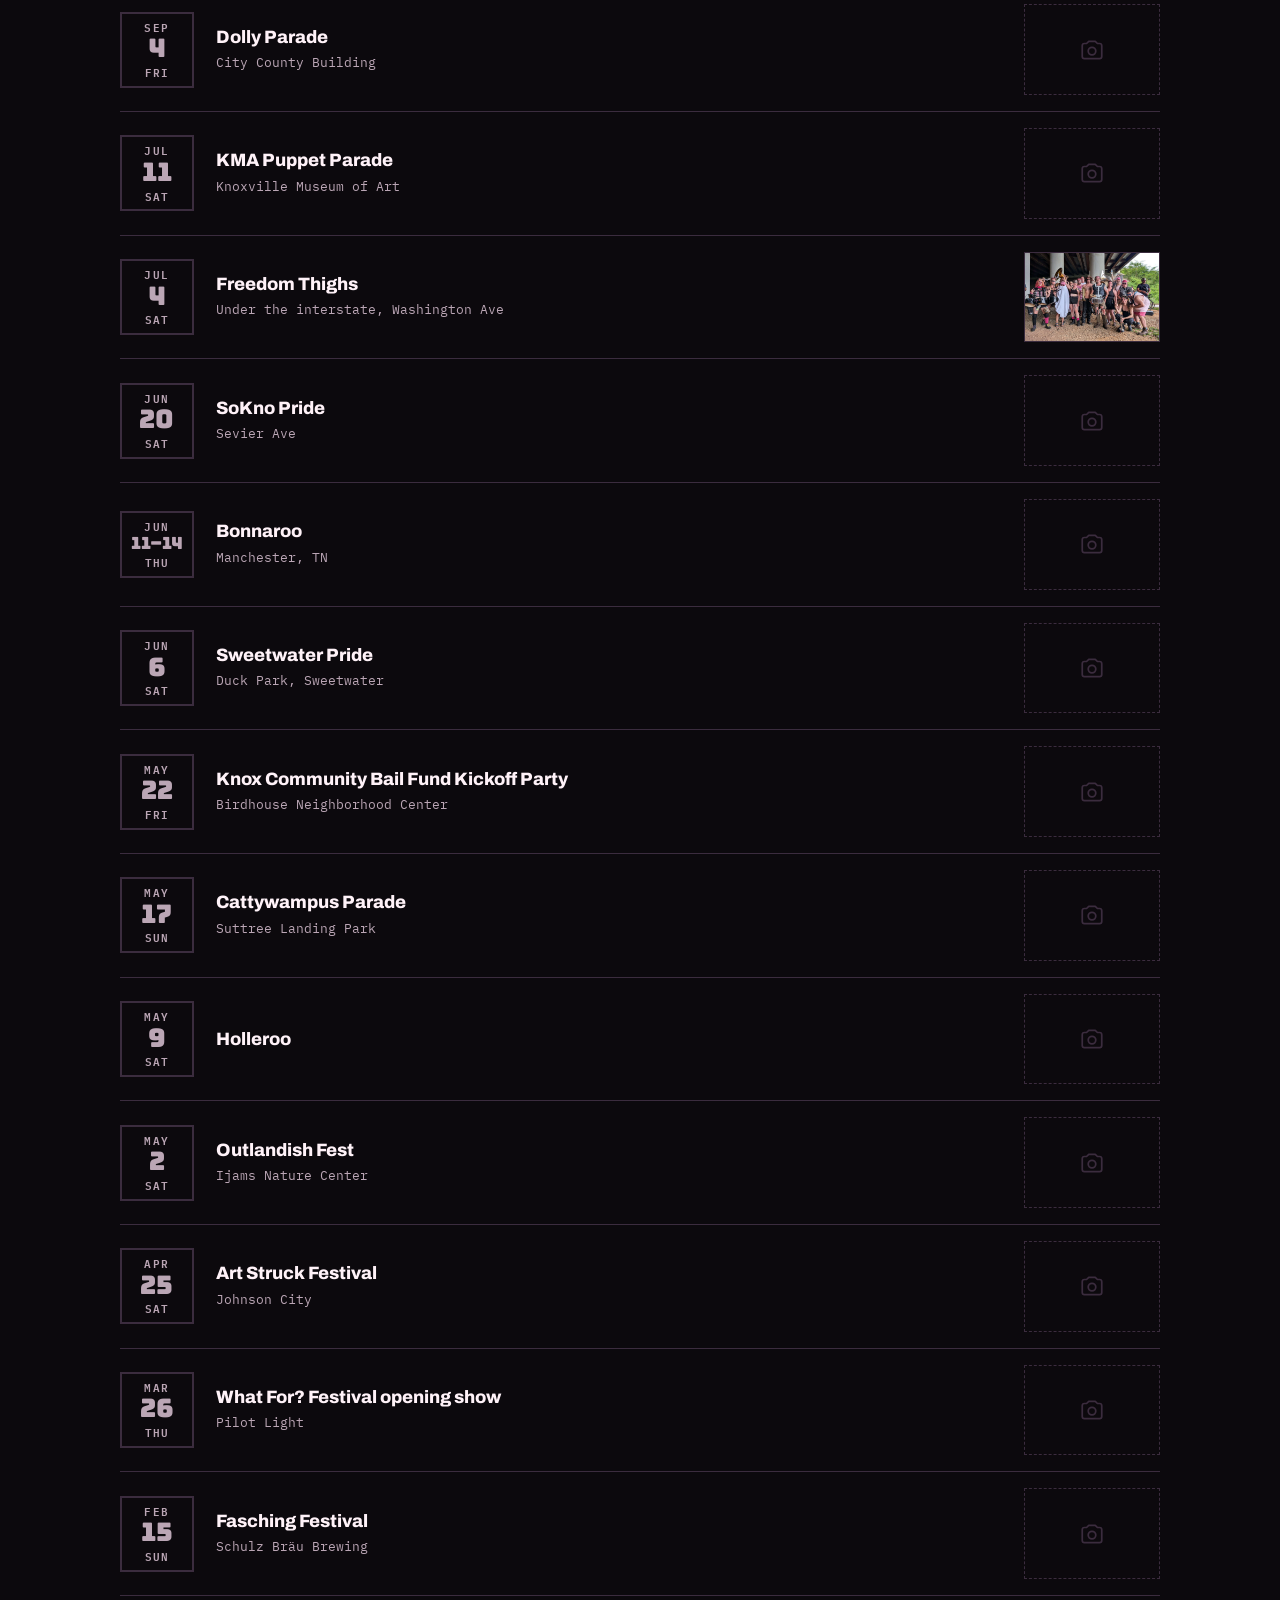
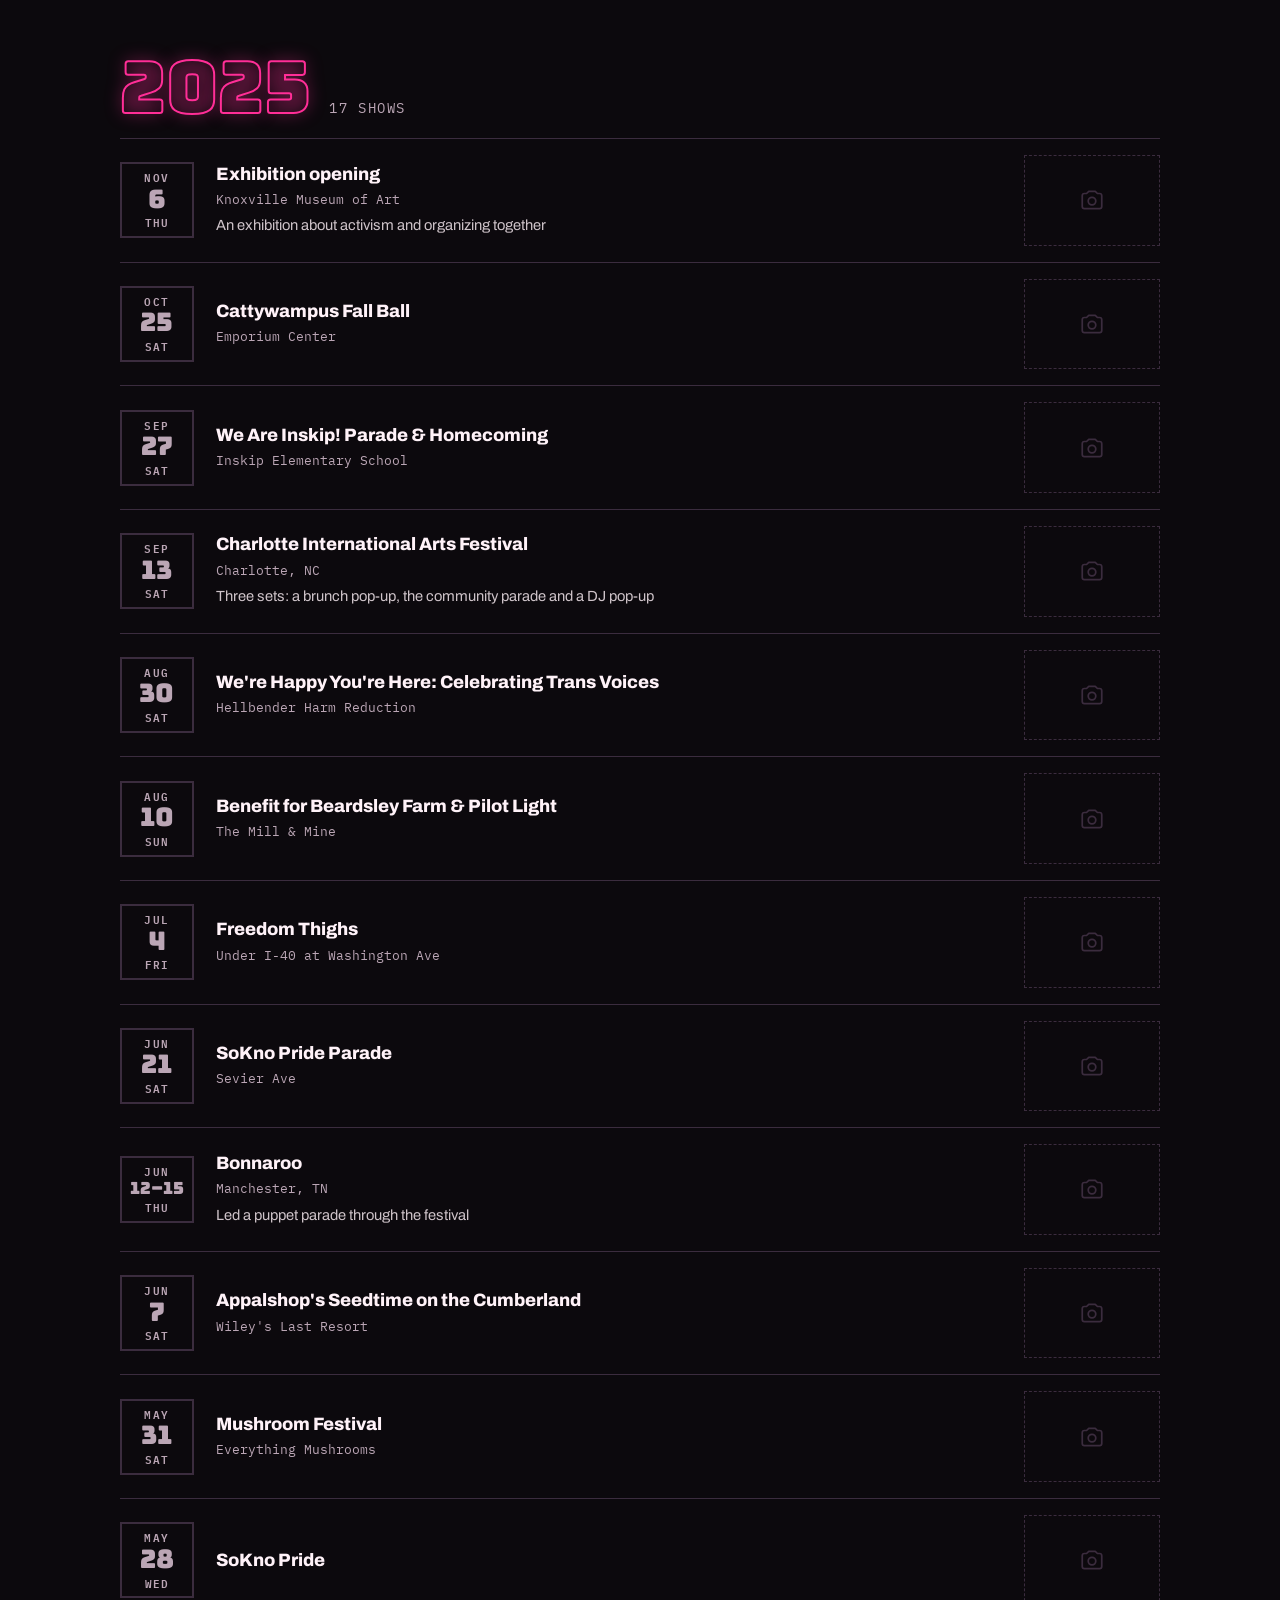
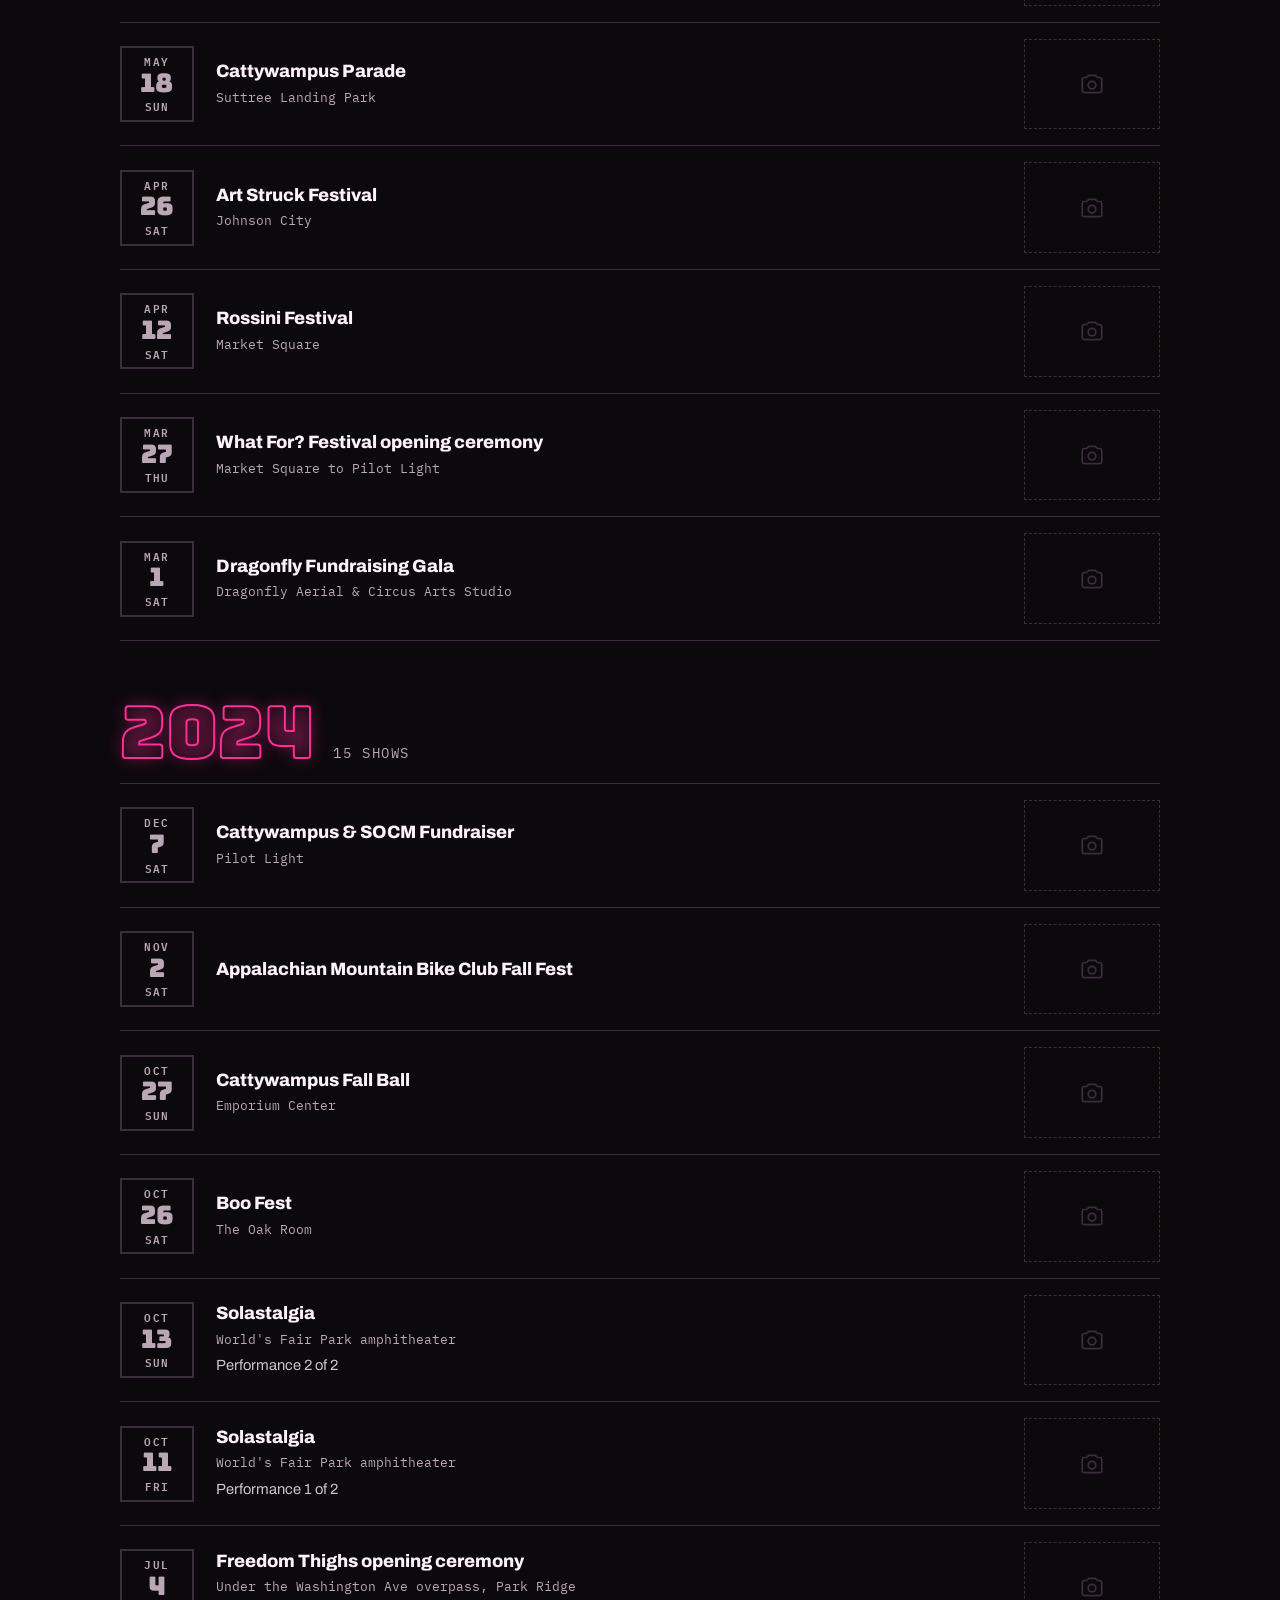
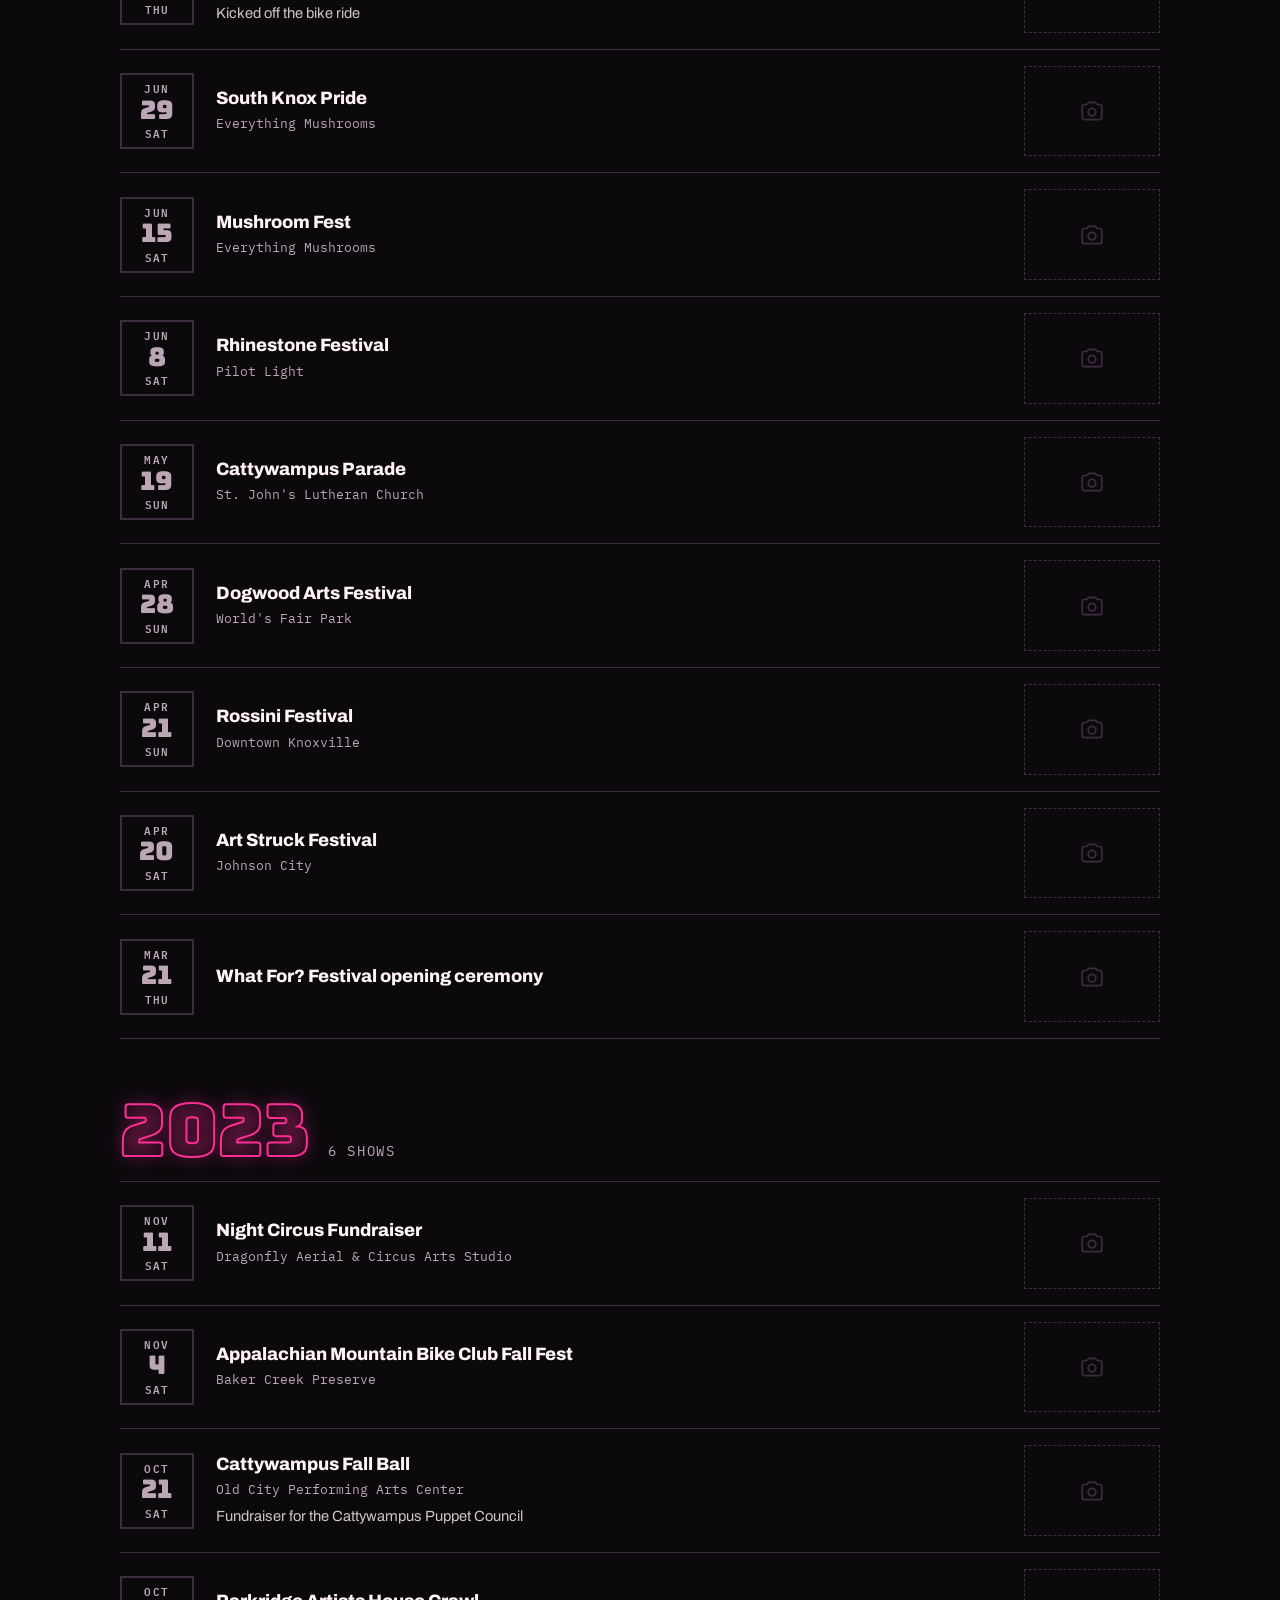
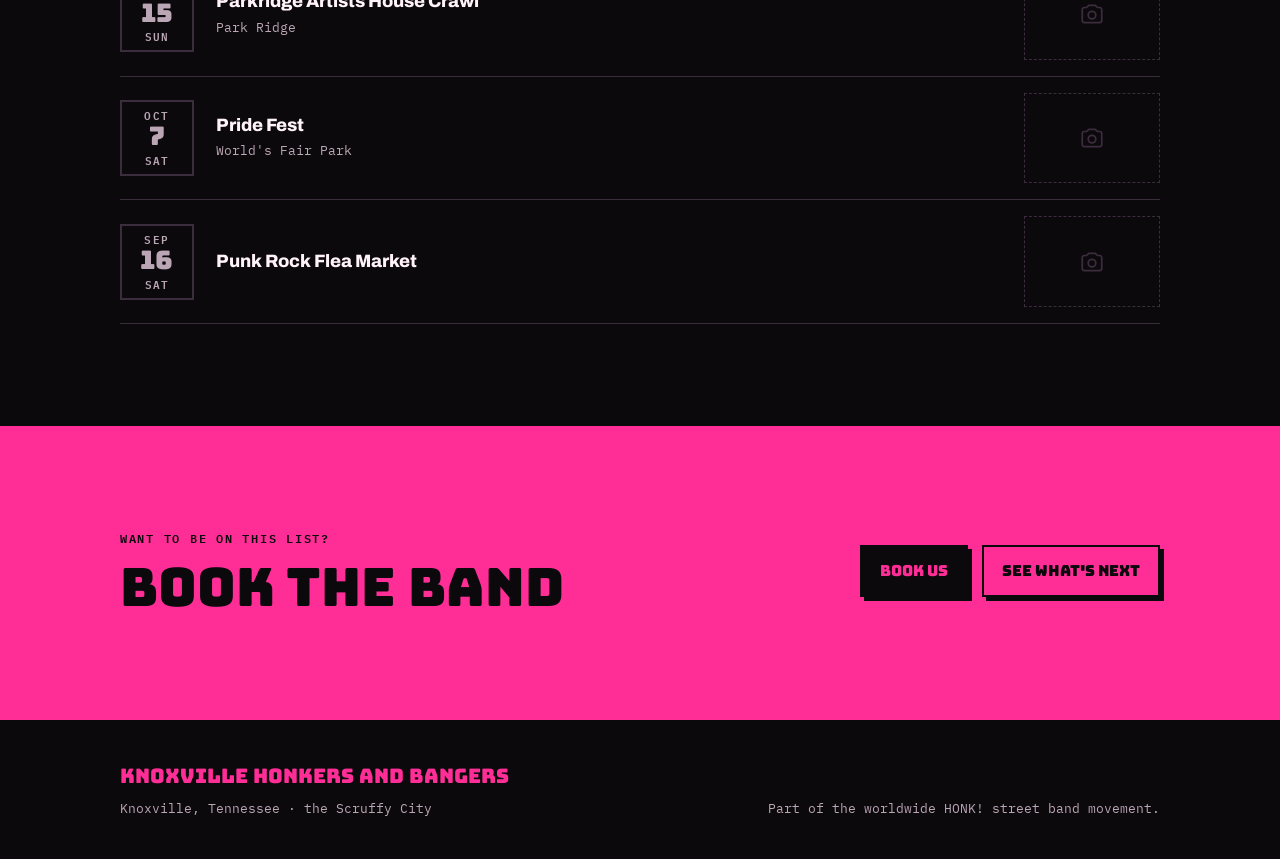
<file: past-shows.html>
<!doctype html>
<html lang="en">
<head>
<meta charset="utf-8">
<meta name="viewport" content="width=device-width, initial-scale=1, viewport-fit=cover">
<title>Past Shows · Knoxville Honkers and Bangers</title>
<meta name="description" content="Every show the Knoxville Honkers and Bangers have played since 2023.">
<link rel="preconnect" href="https://fonts.googleapis.com">
<link rel="preconnect" href="https://fonts.gstatic.com" crossorigin>
<link rel="stylesheet" href="https://fonts.googleapis.com/css2?family=Bungee&family=Archivo:wght@400;600;700;800&family=IBM+Plex+Mono:wght@400;600&display=swap">
<link rel="stylesheet" href="styles.css">
</head>
<body>

<header class="wrap top">
  <a class="mark" href="index.html"><span class="mark-dot" aria-hidden="true"></span>Honkers &amp; Bangers</a>
  <nav aria-label="Main">
    <ul>
      <li><a href="shows.html">Shows</a></li>
      <li><a href="past-shows.html" aria-current="page">Past Shows</a></li>
      <li><a href="gallery.html">Gallery</a></li>
      <li><a href="mission.html">Mission</a></li>
      <li><a href="index.html#join">Join</a></li>
      <li><a href="index.html#book">Book Us</a></li>
    </ul>
  </nav>
</header>

<main>
  <section class="wrap page-head">
    <p class="kicker">The road so far</p>
    <h1>Past Shows</h1>
    <p class="lede">Every parade, Pride, picnic and party we've played since we started marching.</p>
    <ul class="ps-stats">
      <li><b id="ps-total">–</b><span>Shows played</span></li>
      <li><b id="ps-since">–</b><span>First show</span></li>
      <li><b id="ps-years">–</b><span>Seasons</span></li>
    </ul>
  </section>

  <section class="sec sec-surface" aria-labelledby="per-year-h">
    <div class="wrap">
      <p class="eyebrow">Shows per year</p>
      <h2 id="per-year-h" class="sr-only" style="position:absolute;width:1px;height:1px;overflow:hidden;clip:rect(0 0 0 0)">Shows per year</h2>
      <div class="ps-chart" id="ps-chart"></div>
    </div>
  </section>

  <section class="sec">
    <div class="wrap" id="ps-list"></div>
  </section>

  <section class="sec sec-pink">
    <div class="wrap cta-band">
      <div>
        <p class="eyebrow">Want to be on this list?</p>
        <h2>Book the band</h2>
      </div>
      <div class="ctas">
        <a class="btn primary" href="index.html#book">Book us</a>
        <a class="btn" href="shows.html">See what's next</a>
      </div>
    </div>
  </section>
</main>

<footer>
  <div class="wrap foot">
    <div>
      <b>Knoxville Honkers and Bangers</b>
      <p>Knoxville, Tennessee · the Scruffy City</p>
    </div>
    <p>Part of the worldwide HONK! street band movement.</p>
  </div>
</footer>

<script src="site-config.js"></script>
<script src="photos.js"></script>
<script src="past-shows-archive.js"></script>
<script src="past-shows.js"></script>
<script src="shows-snapshot.js"></script>
<script src="calendar.js"></script>
</body>
</html>
</file>
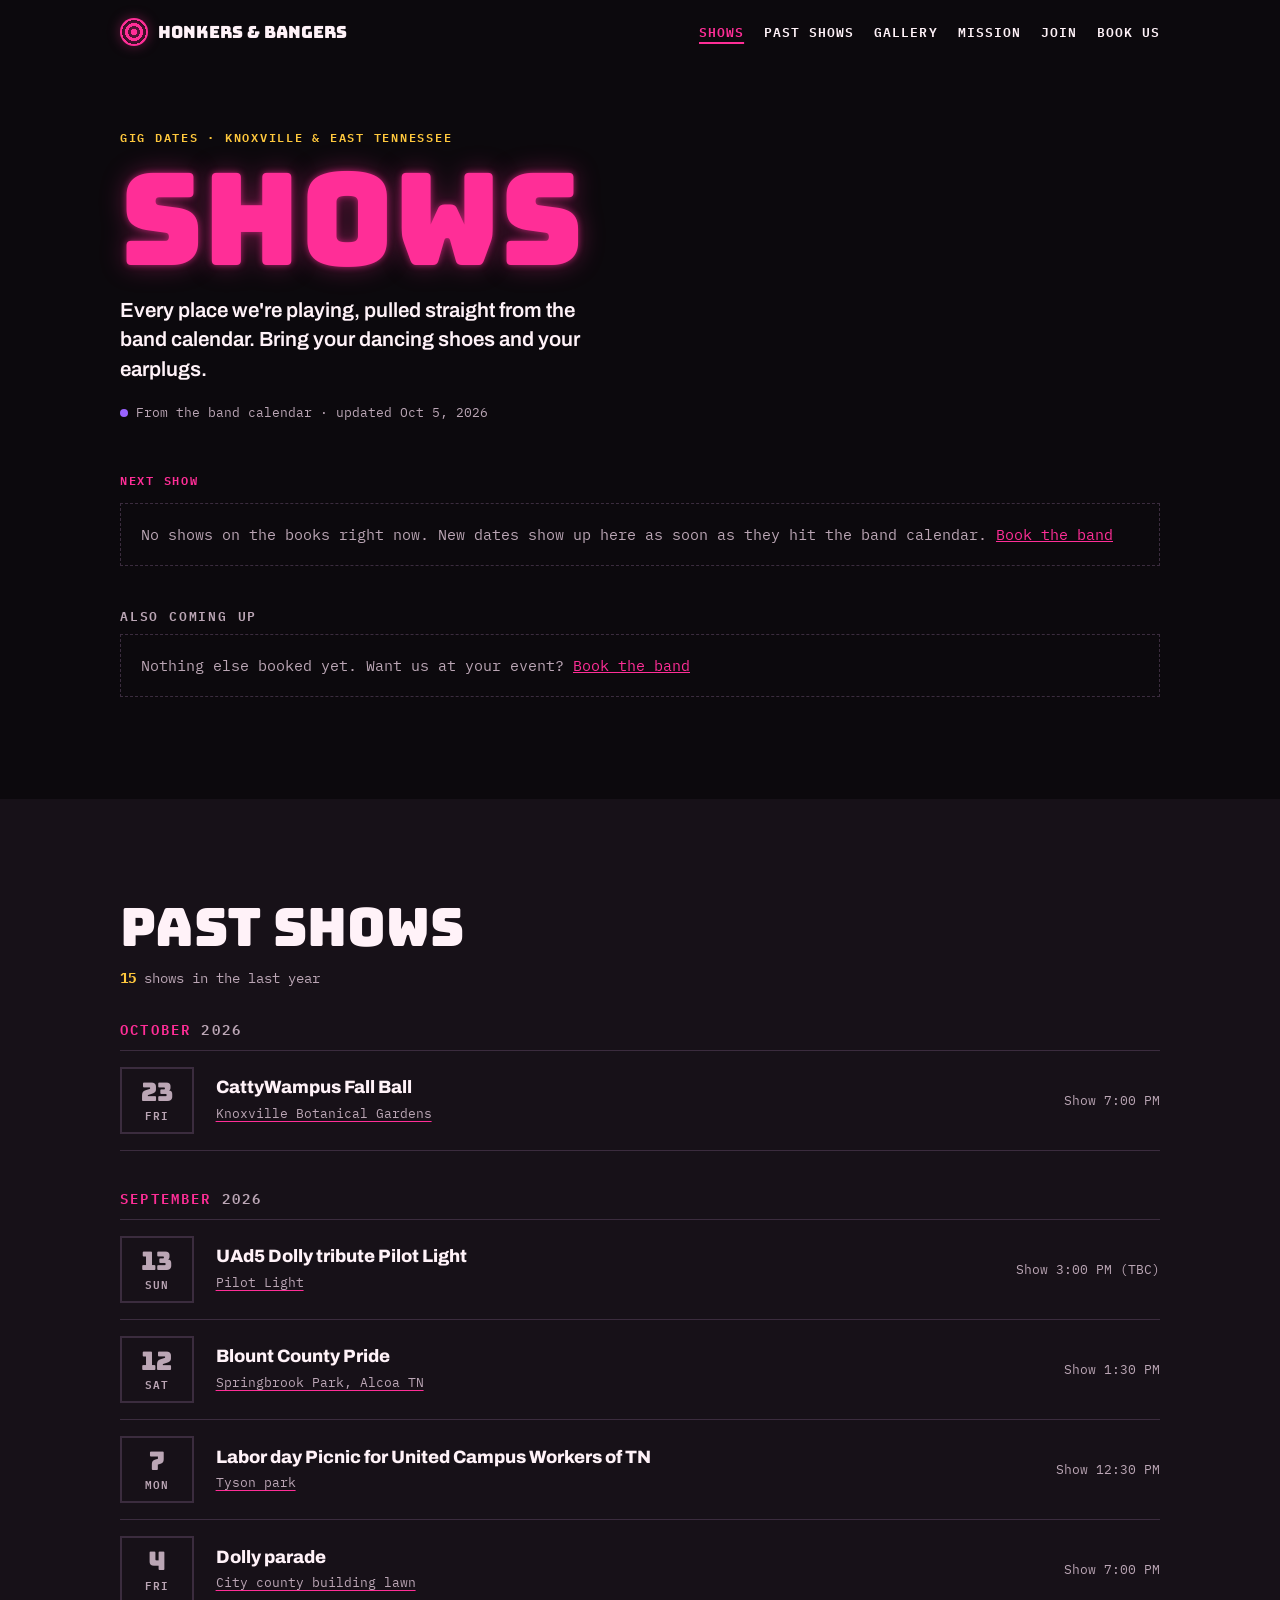
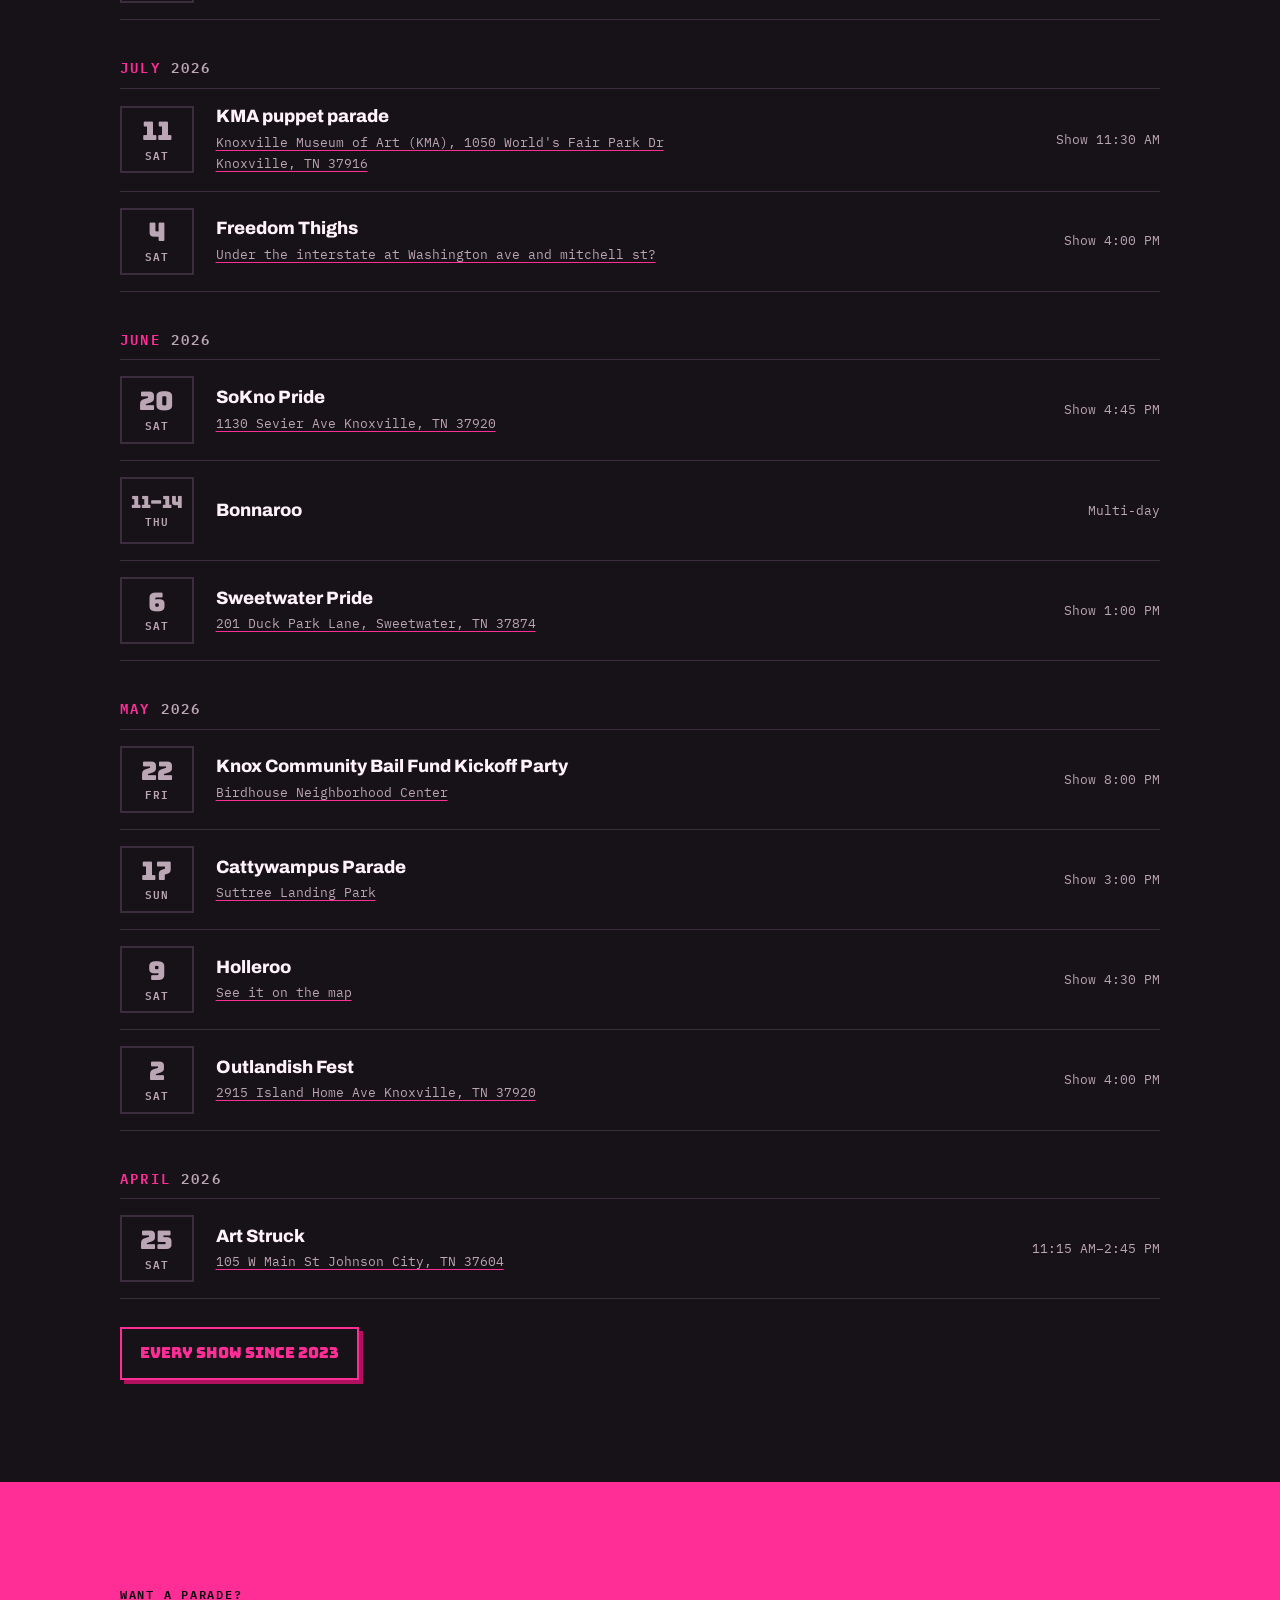
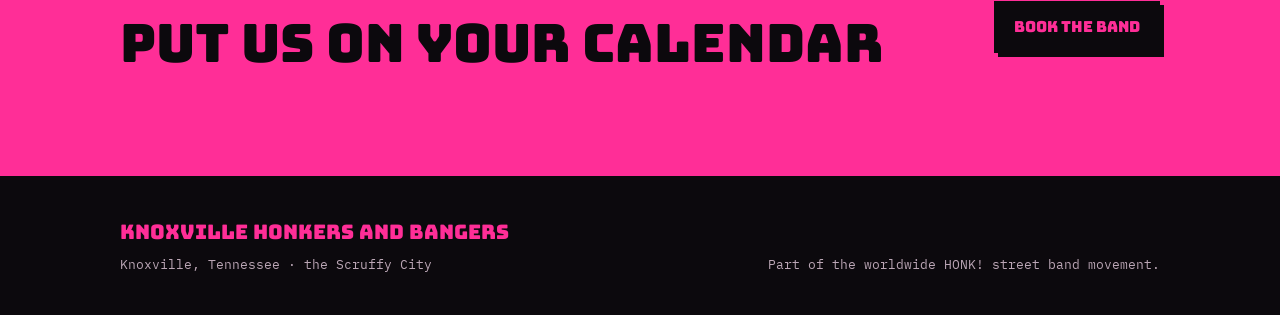
<file: shows.html>
<!doctype html>
<html lang="en">
<head>
<meta charset="utf-8">
<meta name="viewport" content="width=device-width, initial-scale=1, viewport-fit=cover">
<title>Shows · Knoxville Honkers and Bangers</title>
<meta name="description" content="Upcoming and past shows by the Knoxville Honkers and Bangers.">
<link rel="preconnect" href="https://fonts.googleapis.com">
<link rel="preconnect" href="https://fonts.gstatic.com" crossorigin>
<link rel="stylesheet" href="https://fonts.googleapis.com/css2?family=Bungee&family=Archivo:wght@400;600;700;800&family=IBM+Plex+Mono:wght@400;600&display=swap">
<link rel="stylesheet" href="styles.css">
</head>
<body>

<header class="wrap top">
  <a class="mark" href="index.html"><span class="mark-dot" aria-hidden="true"></span>Honkers &amp; Bangers</a>
  <nav aria-label="Main">
    <ul>
      <li><a href="shows.html" aria-current="page">Shows</a></li>
      <li><a href="past-shows.html">Past Shows</a></li>
      <li><a href="gallery.html">Gallery</a></li>
      <li><a href="mission.html">Mission</a></li>
      <li><a href="index.html#join">Join</a></li>
      <li><a href="index.html#book">Book Us</a></li>
    </ul>
  </nav>
</header>

<main>
  <header class="wrap page-head">
    <p class="kicker">Gig dates · Knoxville &amp; East Tennessee</p>
    <h1>Shows</h1>
    <p class="lede">Every place we're playing, pulled straight from the band calendar. Bring your dancing shoes and your earplugs.</p>
    <div class="head-row">
      <p class="cal-status" id="cal-status">Loading the band calendar…</p>
      <a class="btn" id="subscribe" href="#" target="_blank" rel="noopener" hidden>Subscribe in Google Calendar</a>
    </div>
  </header>

  <section class="sec" style="padding-top:0" aria-labelledby="next-h">
    <div class="wrap">
      <p class="eyebrow" id="next-h">Next show</p>
      <div id="next-show"></div>
      <h2 class="sub">Also coming up</h2>
      <div id="more-shows"></div>
    </div>
  </section>

  <section class="sec sec-surface" aria-labelledby="past-h">
    <div class="wrap">
      <h2 id="past-h">Past shows</h2>
      <p class="count" id="past-count"></p>
      <div id="past-shows"></div>
      <a class="btn archive-link" href="past-shows.html">Every show since 2023</a>
    </div>
  </section>

  <section class="sec sec-pink">
    <div class="wrap cta-band">
      <div>
        <p class="eyebrow">Want a parade?</p>
        <h2>Put us on your calendar</h2>
      </div>
      <a class="btn primary" href="index.html#book">Book the band</a>
    </div>
  </section>
</main>

<footer>
  <div class="wrap foot">
    <div>
      <b>Knoxville Honkers and Bangers</b>
      <p>Knoxville, Tennessee · the Scruffy City</p>
    </div>
    <p>Part of the worldwide HONK! street band movement.</p>
  </div>
</footer>

<script src="site-config.js"></script>
<script src="shows-snapshot.js"></script>
<script src="calendar.js"></script>
</body>
</html>
</file>
<file: styles.css>
/* Knoxville Honkers and Bangers
   Layout: neon gig poster on black. Full-bleed bands alternate black / plum-black / hot pink,
   content sits in a 1120px column. Pink + black are the band colors; brass gold and
   electric violet are supporting accents. */
:root{
  --black:#0C090D;
  --surface:#171118;
  --raise:#221A24;
  --line:#3B2C3E;
  --pink:#FF2E97;
  --pink-soft:#FF8AC6;
  --pink-deep:#B0105E;
  --gold:#FFC83D;
  --violet:#9A63FF;
  --white:#FFF2F8;
  --muted:#BBA6B5;
  --glow-text:0 0 6px rgba(255,46,151,.6),0 0 26px rgba(255,46,151,.35);
  --glow-box:0 0 0 1px rgba(255,46,151,.35),0 0 30px rgba(255,46,151,.28);
  --display:"Bungee","Arial Black",Impact,sans-serif;
  --body:"Archivo","Helvetica Neue",Arial,sans-serif;
  --mono:"IBM Plex Mono",ui-monospace,Menlo,Consolas,monospace;
  color-scheme:dark;
}
*{box-sizing:border-box}
[hidden]{display:none!important}
html{scroll-behavior:smooth}
body{background:var(--black);color:var(--white);font-family:var(--body);font-size:1.0625rem;line-height:1.6;margin:0}
.wrap{max-width:1120px;margin-inline:auto;padding-inline:clamp(16px,4vw,40px)}
a{color:var(--pink-soft)}
a:focus-visible,button:focus-visible{outline:3px solid var(--gold);outline-offset:3px}
p{max-width:62ch;margin:0 0 1em}

/* ---------- Top bar ---------- */
.top{display:flex;flex-wrap:wrap;align-items:center;justify-content:space-between;gap:12px 24px;padding-block:18px}
.mark{font-family:var(--display);font-size:1.05rem;color:var(--white);text-decoration:none;display:flex;align-items:center;gap:10px}
.mark-dot{width:28px;height:28px;flex:none;border-radius:50%;background:repeating-radial-gradient(circle,var(--pink) 0 3px,transparent 3px 6px);filter:drop-shadow(0 0 6px rgba(255,46,151,.6))}
.top ul{list-style:none;margin:0;padding:0;display:flex;flex-wrap:wrap;gap:6px 20px}
.top nav a{font-family:var(--mono);font-size:.8rem;text-transform:uppercase;letter-spacing:.08em;color:var(--white);text-decoration:none;font-weight:600}
.top nav a:hover,.top nav a[aria-current="page"]{color:var(--pink);text-decoration:underline;text-decoration-thickness:2px;text-underline-offset:5px}

/* ---------- Shared type ---------- */
.kicker,.eyebrow{font-family:var(--mono);font-size:.78rem;letter-spacing:.14em;text-transform:uppercase;font-weight:600;margin:0 0 12px}
.kicker{color:var(--gold)}
.eyebrow{color:var(--pink)}
h1,h2,h3{text-wrap:balance}
h2{font-family:var(--display);font-weight:400;font-size:clamp(2rem,5vw,3.3rem);line-height:1;margin:0 0 22px}
.sub{font-family:var(--mono);font-size:.8rem;letter-spacing:.14em;text-transform:uppercase;color:var(--muted);font-weight:600;margin:44px 0 12px}
.fill{border-bottom:2px dashed var(--gold);padding-inline:2px}

/* ---------- Buttons ---------- */
.btn{display:inline-block;font-family:var(--display);font-size:.95rem;padding:12px 18px;border:2px solid var(--pink);color:var(--pink);background:transparent;text-decoration:none;box-shadow:4px 4px 0 var(--pink-deep);transition:transform .12s,box-shadow .12s}
.btn:hover{transform:translate(2px,2px);box-shadow:2px 2px 0 var(--pink-deep)}
.btn.primary{background:var(--pink);color:var(--black)}
.ctas{display:flex;flex-wrap:wrap;gap:14px}

/* ---------- Hero ---------- */
.hero{display:grid;grid-template-columns:minmax(0,1.5fr) minmax(0,1fr);gap:clamp(24px,4vw,56px);align-items:center;padding-block:clamp(24px,5vw,56px) clamp(44px,6vw,80px)}
h1{font-family:var(--display);font-weight:400;font-size:clamp(2.6rem,7vw,6rem);line-height:.92;margin:0}
h1 span{display:block}
.h-honk{color:var(--pink);text-shadow:var(--glow-text)}
.h-amp{color:var(--gold);font-size:.5em;line-height:1.15}
.h-bang{color:var(--white);text-shadow:0 0 18px rgba(255,46,151,.45)}
.lede{font-size:clamp(1.1rem,1.6vw,1.3rem);max-width:34ch;margin:24px 0 28px;font-weight:600;line-height:1.45}
.bell{position:relative;width:100%;max-width:400px;aspect-ratio:1;justify-self:center}
.ring{position:absolute;inset:0;border-radius:50%;mix-blend-mode:screen}
.r-violet{background:repeating-radial-gradient(circle,var(--violet) 0 8px,transparent 8px 20px);transform:translate(10px,8px);opacity:.85}
.r-pink{background:repeating-radial-gradient(circle,var(--pink) 0 8px,transparent 8px 20px);filter:drop-shadow(0 0 10px rgba(255,46,151,.55));animation:beat 2s ease-out infinite}
.core{position:absolute;inset:33%;border-radius:50%;background:var(--pink);color:var(--black);display:grid;place-content:center;gap:4px;text-align:center;line-height:1.05;box-shadow:0 0 30px rgba(255,46,151,.6)}
.core b{font-family:var(--display);font-weight:400;font-size:clamp(1rem,2.4vw,1.45rem)}
.core small{font-family:var(--mono);font-size:clamp(.7rem,1.2vw,.85rem);font-weight:600}
@keyframes beat{0%{transform:scale(1)}6%{transform:scale(1.04)}30%{transform:scale(1)}50%{transform:scale(1)}56%{transform:scale(1.025)}80%{transform:scale(1)}}

/* ---------- Ticker ---------- */
.ticker{background:var(--pink);color:var(--black);overflow:hidden}
.ticker-track{display:flex;width:max-content;animation:scroll 36s linear infinite}
.ticker-track span{font-family:var(--display);font-size:clamp(1rem,2.4vw,1.45rem);padding-block:12px;padding-inline:0 1.1em;white-space:nowrap}
.ticker-track i{font-style:normal;color:var(--white)}
@keyframes scroll{to{transform:translateX(-50%)}}

/* ---------- Sections ---------- */
.sec{padding-block:clamp(56px,8vw,104px)}
.sec-surface{background:var(--surface)}
.sec-pink{background:var(--pink);color:var(--black)}
.sec-pink .eyebrow{color:var(--black)}
.two{display:grid;grid-template-columns:minmax(0,1.1fr) minmax(0,1fr);gap:clamp(28px,5vw,72px);align-items:start}

.code{list-style:none;margin:0;padding:0;display:grid;gap:20px}
.code li{display:grid;gap:4px;padding:18px 20px;background:var(--black);border:2px solid var(--pink);box-shadow:6px 6px 0 var(--violet)}
.code li:nth-child(2){transform:rotate(.8deg)}
.code li:nth-child(3){transform:rotate(-.6deg)}
.code strong{font-family:var(--display);font-weight:400;font-size:1.25rem;line-height:1.1;color:var(--pink)}
.code span{font-size:1rem;line-height:1.5}

/* ---------- Band ---------- */
.split{display:grid;grid-template-columns:repeat(auto-fit,minmax(min(100%,300px),1fr));gap:24px;margin-top:34px}
.part{background:var(--gold);color:var(--black);padding:24px 24px 18px}
.part.bang{background:var(--pink)}
.part h3{font-family:var(--display);font-weight:400;font-size:1.65rem;line-height:1.05;margin:0}
.role{font-family:var(--mono);font-size:.8rem;letter-spacing:.08em;text-transform:uppercase;margin:6px 0 16px;font-weight:600}
.inst{list-style:none;margin:0;padding:0}
.inst li{display:flex;flex-wrap:wrap;justify-content:space-between;gap:4px 12px;padding-block:9px;border-top:2px solid currentColor;font-weight:600}
.inst li span{font-family:var(--mono);font-weight:400;font-size:.85rem}
.aside{font-family:var(--mono);font-size:.85rem;margin-top:22px;color:var(--muted)}

/* ---------- Join ---------- */
.facts{display:grid;grid-template-columns:repeat(auto-fit,minmax(min(100%,220px),1fr));gap:22px;margin:34px 0 0}
.facts div{border-top:3px solid var(--black);padding-top:12px}
.facts dt{font-family:var(--mono);font-size:.78rem;letter-spacing:.12em;text-transform:uppercase;font-weight:600}
.facts dd{margin:6px 0 0;font-size:1.15rem;font-weight:700}

/* ---------- Book ---------- */
.events{display:flex;flex-wrap:wrap;gap:10px;list-style:none;padding:0;margin:26px 0 40px}
.events li{font-family:var(--display);font-size:.95rem;padding:8px 14px;border:2px solid var(--pink);color:var(--white)}
.contact{display:grid;grid-template-columns:repeat(auto-fit,minmax(min(100%,280px),1fr));gap:20px}
.box{background:var(--surface);border:1px solid var(--line);padding:22px 24px;min-width:0}
.box .label{font-family:var(--mono);font-size:.78rem;letter-spacing:.12em;text-transform:uppercase;color:var(--gold);font-weight:600}
.addr{display:block;font-family:var(--mono);font-size:1.05rem;overflow-wrap:anywhere;user-select:all;margin:8px 0 14px}
.copy{font-family:var(--mono);font-weight:600;font-size:.8rem;text-transform:uppercase;letter-spacing:.1em;background:var(--pink);color:var(--black);border:0;padding:9px 14px;cursor:pointer}
.copy:hover{background:var(--pink-soft)}

/* ---------- Footer ---------- */
footer{background:var(--black);padding-block:40px;border-top:4px solid var(--pink)}
.foot{display:flex;flex-wrap:wrap;justify-content:space-between;gap:16px 32px;align-items:end}
.foot b{font-family:var(--display);font-weight:400;font-size:1.25rem;display:block;color:var(--pink)}
.foot p{font-family:var(--mono);font-size:.82rem;margin:6px 0 0;color:var(--muted)}

/* ---------- Show calendar: shared ---------- */
.cal-status{font-family:var(--mono);font-size:.8rem;color:var(--muted);display:flex;align-items:center;gap:8px;margin:0}
.cal-status::before{content:"";width:8px;height:8px;border-radius:50%;background:var(--violet);flex:none}
.cal-status.live::before{background:var(--pink);box-shadow:0 0 8px var(--pink)}
.empty{font-family:var(--mono);font-size:.95rem;color:var(--muted);border:1px dashed var(--line);padding:18px 20px;margin:0;max-width:none}
.empty a{color:var(--pink)}

/* Next-show ticket */
.feature{--cut:var(--black);--datew:10rem;position:relative;display:grid;grid-template-columns:var(--datew) minmax(0,1fr);border:2px solid var(--pink);box-shadow:var(--glow-box)}
.sec-surface .feature{--cut:var(--surface)}
.feature::before,.feature::after{content:"";position:absolute;left:calc(var(--datew) - 13px);width:22px;height:22px;border-radius:50%;background:var(--cut);border:2px solid var(--pink)}
.feature::before{top:-13px}
.feature::after{bottom:-13px}
.feature-date{background:var(--pink);color:var(--black);display:grid;align-content:center;justify-items:center;text-align:center;padding:22px 10px;border-right:2px dashed var(--black);line-height:1}
.fd-month{font-family:var(--mono);font-weight:600;letter-spacing:.16em;font-size:.95rem}
.fd-day{font-family:var(--display);font-size:clamp(3rem,7vw,4.6rem);line-height:1;margin:6px 0 8px;white-space:nowrap}
.fd-day.range{font-size:clamp(2rem,4.4vw,2.8rem)}
.fd-wk{font-family:var(--mono);font-size:.82rem;font-weight:600;text-transform:uppercase;letter-spacing:.08em}
.feature-body{padding:24px clamp(20px,3vw,34px);min-width:0;display:grid;gap:10px;align-content:center}
.countdown{font-family:var(--mono);font-size:.78rem;font-weight:600;letter-spacing:.14em;text-transform:uppercase;color:var(--gold);margin:0;display:flex;align-items:center;gap:8px}
.countdown.now{color:var(--pink)}
.countdown.now::before{content:"";width:9px;height:9px;border-radius:50%;background:var(--pink);box-shadow:0 0 10px var(--pink);animation:blink 1.2s ease-in-out infinite}
@keyframes blink{50%{opacity:.25}}
.feature-title{font-family:var(--display);font-weight:400;font-size:clamp(1.5rem,3.6vw,2.4rem);line-height:1.05;margin:0;color:var(--white);overflow-wrap:anywhere}
.feature-where{margin:0;font-weight:600;font-size:1.05rem}
.feature-time{margin:0;font-family:var(--mono);font-weight:600;color:var(--gold);font-variant-numeric:tabular-nums}
.feature-actions{display:flex;flex-wrap:wrap;gap:12px;margin-top:8px}
.feature-actions .btn{font-size:.82rem;padding:10px 14px}

/* Gig rows */
.gigs{list-style:none;margin:0;padding:0;border-top:1px solid var(--line)}
.gig{display:grid;grid-template-columns:4.6rem minmax(0,1fr) auto;gap:4px 22px;align-items:center;padding-block:16px;border-bottom:1px solid var(--line)}
.gig-date{display:grid;justify-items:center;align-content:center;background:var(--pink);color:var(--black);padding:8px 2px;line-height:1;min-height:4.2rem}
.gig-date b{font-family:var(--display);font-weight:400;font-size:1.6rem;white-space:nowrap}
.gig-date b.range{font-size:1.05rem}
.gig-date span{font-family:var(--mono);font-size:.68rem;font-weight:600;text-transform:uppercase;letter-spacing:.08em;margin-top:5px}
.gig.past .gig-date{background:transparent;color:var(--muted);border:2px solid var(--line)}
.gig-main{min-width:0}
.gig-title{font-family:var(--body);font-weight:800;font-size:1.12rem;line-height:1.25;margin:0;overflow-wrap:anywhere}
.gig-where{font-family:var(--mono);font-size:.84rem;color:var(--muted);margin:4px 0 0;overflow-wrap:anywhere}
.gig-where a{color:var(--muted);text-decoration-color:var(--pink);text-underline-offset:3px}
.gig-where a:hover{color:var(--pink-soft)}
.gig-time{font-family:var(--mono);font-size:.84rem;font-weight:600;color:var(--gold);text-align:right;font-variant-numeric:tabular-nums;white-space:nowrap}
.gig.past .gig-time{color:var(--muted);font-weight:400}

/* ---------- Shows page ---------- */
.page-head{padding-block:clamp(28px,5vw,64px) clamp(28px,4vw,48px)}
.page-head h1{font-size:clamp(3.2rem,11vw,8rem);color:var(--pink);text-shadow:var(--glow-text);margin-bottom:18px}
.page-head .lede{margin:0 0 18px;max-width:40ch}
.head-row{display:flex;flex-wrap:wrap;align-items:center;gap:14px 24px}
.month{display:grid;gap:10px}
.month + .month{margin-top:36px}
.month-name{font-family:var(--mono);font-size:.85rem;letter-spacing:.16em;text-transform:uppercase;color:var(--pink);font-weight:600;margin:0}
.month-name span{color:var(--muted)}
.count{font-family:var(--mono);font-size:.85rem;color:var(--muted);margin:-8px 0 28px}
.count b{color:var(--gold)}
.cta-band{display:flex;flex-wrap:wrap;align-items:center;justify-content:space-between;gap:18px 32px}
.cta-band h2{margin:0}
.sec-pink .btn{border-color:var(--black);color:var(--black);box-shadow:4px 4px 0 var(--black)}
.sec-pink .btn.primary{background:var(--black);color:var(--pink)}
.home-shows-foot{margin-top:30px}

/* ---------- Responsive ---------- */
@media (max-width:860px){
  .hero{grid-template-columns:minmax(0,1fr)}
  h1{font-size:clamp(2.4rem,12vw,6rem)}
  .bell{max-width:280px;justify-self:start}
}
@media (max-width:820px){.two{grid-template-columns:minmax(0,1fr)}}
@media (max-width:600px){
  .feature{--datew:100%;grid-template-columns:minmax(0,1fr)}
  .feature::before,.feature::after{display:none}
  .feature-date{grid-auto-flow:column;justify-content:start;align-items:baseline;gap:12px;padding:14px 20px;border-right:0;border-bottom:2px dashed var(--black)}
  .fd-day,.fd-day.range{font-size:2.4rem;margin:0}
  .gig{grid-template-columns:4rem minmax(0,1fr)}
  .gig-time{grid-column:2;text-align:left}
}
@media (prefers-reduced-motion:reduce){
  html{scroll-behavior:auto}
  .r-pink,.ticker-track,.countdown.now::before{animation:none}
  .btn{transition:none}
}

/* ---------- Links page (Instagram bio) ---------- */
.lt{max-width:440px;margin-inline:auto;padding:40px 16px 48px;display:flex;flex-direction:column;align-items:center;gap:14px}
.lt-badge{position:relative;width:120px;height:120px}
.lt-badge .ring{background-size:auto}
.lt-badge .r-violet{background:repeating-radial-gradient(circle,var(--violet) 0 4px,transparent 4px 10px);transform:translate(5px,4px)}
.lt-badge .r-pink{background:repeating-radial-gradient(circle,var(--pink) 0 4px,transparent 4px 10px)}
.lt-badge .core{inset:32%;font-family:var(--display);font-size:.8rem}
.lt h1{margin:6px 0 0;text-align:center;font-size:1.65rem;line-height:1.05}
.lt h1 .h-honk,.lt h1 .h-amp,.lt h1 .h-bang{display:inline;font-size:inherit}
.lt-tag{margin:0 0 10px;text-align:center;font-family:var(--mono);font-size:.8rem;color:var(--muted)}
#links-next{width:100%}
.lt-next{display:flex;align-items:center;gap:14px;padding:14px 16px;min-height:72px;background:var(--pink);color:var(--black);text-decoration:none;border:2px solid var(--pink);box-shadow:var(--glow-box)}
.lt-next-date{flex:0 0 58px;display:flex;flex-direction:column;align-items:center;line-height:1;border-right:2px dashed var(--black);padding-right:12px}
.lt-next-mon{font-family:var(--mono);font-size:.7rem;font-weight:600;letter-spacing:.14em}
.lt-next-day{font-family:var(--display);font-size:1.75rem;margin-top:3px;white-space:nowrap}
.lt-next-body{flex:1 1 0;min-width:0;display:flex;flex-direction:column}
.lt-next-kicker{font-family:var(--mono);font-size:.7rem;font-weight:600;letter-spacing:.14em;text-transform:uppercase}
.lt-next-title{font-family:var(--display);font-size:1.05rem;line-height:1.15}
.lt-next-where{font-size:.82rem;font-weight:600}
.lt-list{list-style:none;margin:0;padding:0;width:100%;display:grid;gap:14px}
.lt-link{display:flex;align-items:center;gap:14px;padding:12px 16px;min-height:64px;border:2px solid var(--pink);color:var(--white);text-decoration:none;box-shadow:4px 4px 0 var(--pink-deep);transition:transform .12s,box-shadow .12s}
.lt-link:hover{transform:translate(2px,2px);box-shadow:2px 2px 0 var(--pink-deep);color:var(--white)}
.lt-link b{display:block;font-family:var(--display);font-weight:400;font-size:1rem;line-height:1.2;color:var(--pink)}
.lt-link small{display:block;font-family:var(--mono);font-size:.75rem;color:var(--muted);overflow-wrap:anywhere}
.lt-link span{flex:1 1 0;min-width:0}
.lt-link svg{flex:none}
.lt-foot{margin:22px 0 0;text-align:center;font-family:var(--mono);font-size:.75rem;color:var(--muted)}
.lt-foot span{display:block;color:var(--white);font-size:.875rem;overflow-wrap:anywhere}

/* ---------- Gallery ---------- */
.filters{display:flex;flex-wrap:wrap;gap:10px}
.pill{min-height:44px;padding:8px 16px;border:2px solid var(--line);background:transparent;color:var(--white);font-family:var(--mono);font-size:.8rem;font-weight:600;letter-spacing:.1em;text-transform:uppercase;cursor:pointer}
.pill[aria-pressed="true"]{background:var(--pink);border-color:var(--pink);color:var(--black)}
.masonry{columns:300px 3;column-gap:18px}
.tile{margin:0 0 18px;break-inside:avoid;display:inline-block;width:100%}
.tile-media{position:relative;display:flex;flex-direction:column;align-items:center;justify-content:center;gap:8px;background:repeating-linear-gradient(135deg,var(--surface) 0 14px,#1E1620 14px 28px);border:1px solid var(--line);overflow:hidden}
.tile.video .tile-media{border:2px solid var(--pink)}
.tile-media img,.tile-media video{display:block;width:100%;height:100%;object-fit:cover}
.tile-media .ph{font-family:var(--mono);font-size:.75rem;font-weight:600;letter-spacing:.12em;color:var(--muted)}
.r-45{aspect-ratio:4/5}.r-11{aspect-ratio:1/1}.r-32{aspect-ratio:3/2}.r-169{aspect-ratio:16/9}.r-916{aspect-ratio:9/16}
.tile figcaption{padding-top:8px;line-height:1.45}
.tile figcaption b{font-weight:800}
.tile figcaption span{display:block;font-family:var(--mono);font-size:.82rem;color:var(--muted)}
.send{display:flex;flex-wrap:wrap;align-items:center;justify-content:space-between;gap:18px 40px}
.send > div:first-child{flex:999 1 420px;min-width:0}
.send-contacts{flex:1 1 280px;min-width:0;display:flex;flex-direction:column;gap:6px;font-family:var(--mono);font-weight:600;overflow-wrap:anywhere}

/* ---------- Mission ---------- */
.statement{display:flex;gap:clamp(16px,3vw,32px);align-items:stretch}
.statement::before{content:"";flex:0 0 6px;background:var(--pink);box-shadow:0 0 14px rgba(255,46,151,.6)}
.statement p{flex:1 1 0;min-width:0;margin:0;max-width:28ch;font-weight:800;font-size:clamp(1.6rem,3.8vw,2.75rem);line-height:1.18;text-wrap:balance}
.values{display:grid;grid-template-columns:repeat(auto-fit,minmax(min(100%,240px),1fr));gap:22px}
.values article{display:flex;flex-direction:column;gap:8px;padding:22px 22px 24px;background:var(--black);border:2px solid var(--pink);box-shadow:6px 6px 0 var(--violet)}
.values h3{margin:0;font-family:var(--display);font-weight:400;font-size:1.3rem;line-height:1.1;color:var(--pink)}
.values p{margin:0;font-size:1rem}
.chips{display:flex;flex-wrap:wrap;gap:10px;list-style:none;margin:0;padding:0}
.chips li{font-family:var(--display);font-size:.95rem;padding:8px 14px;border:2px solid var(--pink)}
.chips li.cause{border-color:var(--gold);color:var(--gold)}
.chips li.parade{border-color:var(--violet)}
.honk-note{margin:34px 0 0;color:var(--muted)}

/* ---------- Past Shows ---------- */
.gig-date .gig-mon{margin:0 0 4px;font-size:.66rem;letter-spacing:.14em}
.gig-note{margin:4px 0 0;font-size:.92rem;color:var(--white);opacity:.8}
.ps-stats{display:flex;flex-wrap:wrap;gap:14px 40px;margin:8px 0 0;padding:0;list-style:none}
.ps-stats li{display:flex;flex-direction:column;line-height:1.1}
.ps-stats b{font-family:var(--display);font-weight:400;font-size:clamp(2rem,4.5vw,3rem);color:var(--gold);font-variant-numeric:tabular-nums}
.ps-stats span{font-family:var(--mono);font-size:.78rem;letter-spacing:.12em;text-transform:uppercase;color:var(--muted);margin-top:6px}
.ps-chart{display:grid;gap:10px;max-width:720px}
.yr-row{display:grid;grid-template-columns:3.6rem minmax(0,1fr) 5.5rem;align-items:center;gap:14px;color:var(--white);text-decoration:none;min-height:36px}
.yr-row:hover .yr-fill{box-shadow:0 0 14px rgba(255,46,151,.7)}
.yr-label{font-family:var(--display);font-size:1.1rem}
.yr-bar{height:18px;background:var(--raise);border:1px solid var(--line)}
.yr-fill{display:block;height:100%;background:var(--pink);transition:box-shadow .15s}
.yr-count{font-family:var(--mono);font-size:.85rem;color:var(--gold);font-variant-numeric:tabular-nums}
.ps-year + .ps-year{margin-top:56px}
.ps-year{scroll-margin-top:24px}
.ps-year-head{display:flex;flex-wrap:wrap;align-items:baseline;gap:6px 18px;margin-bottom:14px}
.ps-year-num{margin:0;font-size:clamp(2.6rem,7vw,4.5rem);color:var(--pink);text-shadow:0 0 18px rgba(255,46,151,.35)}
@supports (-webkit-text-stroke:2px black){.ps-year-num{color:transparent;-webkit-text-stroke:2px var(--pink)}}
.ps-year-count{margin:0;font-family:var(--mono);font-size:.85rem;color:var(--muted);text-transform:uppercase;letter-spacing:.12em}
.archive-link{display:inline-block;margin-top:28px}
@media (prefers-reduced-motion:reduce){.yr-fill{transition:none}}

/* ---------- Photos ---------- */
.photo-band{margin:0;position:relative;background:var(--black)}
.photo-band img{display:block;width:100%;height:clamp(260px,46vw,640px);object-fit:cover;object-position:center 45%}
.photo-band figcaption,.feature-photo figcaption{position:absolute;left:clamp(16px,4vw,40px);bottom:16px;background:var(--pink);color:var(--black);font-family:var(--mono);font-size:.75rem;font-weight:600;letter-spacing:.12em;text-transform:uppercase;padding:6px 10px}
.feature-photo{position:relative;margin:32px 0 0;border:2px solid var(--pink);box-shadow:var(--glow-box);overflow:hidden;max-width:100%}
.feature-photo img{display:block;width:100%;aspect-ratio:16/9;object-fit:cover;object-position:center 40%}
.feature-photo figcaption{left:12px;bottom:12px}
.join-grid{display:grid;grid-template-columns:minmax(0,1.15fr) minmax(0,1fr);gap:clamp(28px,5vw,64px);align-items:center}
.join-photo{margin:0;border:3px solid var(--black);box-shadow:10px 10px 0 var(--black);overflow:hidden}
.join-photo img{display:block;width:100%;aspect-ratio:4/3;object-fit:cover}
.gal-section{padding-bottom:clamp(40px,6vw,72px)}
.gal-head{font-size:clamp(1.6rem,3.5vw,2.2rem);margin:0 0 18px}
.tile img{display:block;width:100%;height:auto;border:1px solid var(--line);background:var(--surface)}
@media (max-width:820px){.join-grid{grid-template-columns:minmax(0,1fr)}}
.feature-photo img,.join-photo img,.tile img{height:auto}
.masonry{columns:auto;display:grid;grid-template-columns:repeat(auto-fill,minmax(min(100%,300px),1fr));gap:22px 18px}
.masonry .tile{display:block;margin:0}
.masonry .tile img{aspect-ratio:3/2;object-fit:cover}

/* ---------- Rotating photos & gig photos ---------- */
.rotator img{transition:opacity .45s ease}
.rotator img.fading{opacity:0}
.gig:has(.gig-photo){grid-template-columns:4.6rem minmax(0,1fr) auto 8.5rem}
.past .gig-photo,.gig-photo{display:block;width:8.5rem;aspect-ratio:3/2;overflow:hidden;border:1px solid var(--line);background:var(--raise);grid-column:-2}
.gig-photo img{display:block;width:100%;height:100%;object-fit:cover;transition:transform .2s}
a.gig-photo:hover img{transform:scale(1.05)}
a.gig-photo:hover{border-color:var(--pink)}
.gig-photo.empty{border-style:dashed;background:transparent url("data:image/svg+xml,%3Csvg xmlns='http://www.w3.org/2000/svg' width='26' height='26' viewBox='0 0 24 24' fill='none' stroke='%233B2C3E' stroke-width='1.6' stroke-linecap='round' stroke-linejoin='round'%3E%3Cpath d='M3 8a2 2 0 0 1 2-2h2l2-2h6l2 2h2a2 2 0 0 1 2 2v10a2 2 0 0 1-2 2H5a2 2 0 0 1-2-2z'/%3E%3Ccircle cx='12' cy='13' r='3.5'/%3E%3C/svg%3E") center/26px no-repeat}
@media (max-width:600px){
  .gig:has(.gig-photo){grid-template-columns:4rem minmax(0,1fr)}
  a.gig-photo{grid-column:1/-1;width:100%;aspect-ratio:16/9}
  .gig-photo.empty{display:none}
}
@media (prefers-reduced-motion:reduce){.rotator img,.gig-photo img{transition:none}}
</file>
